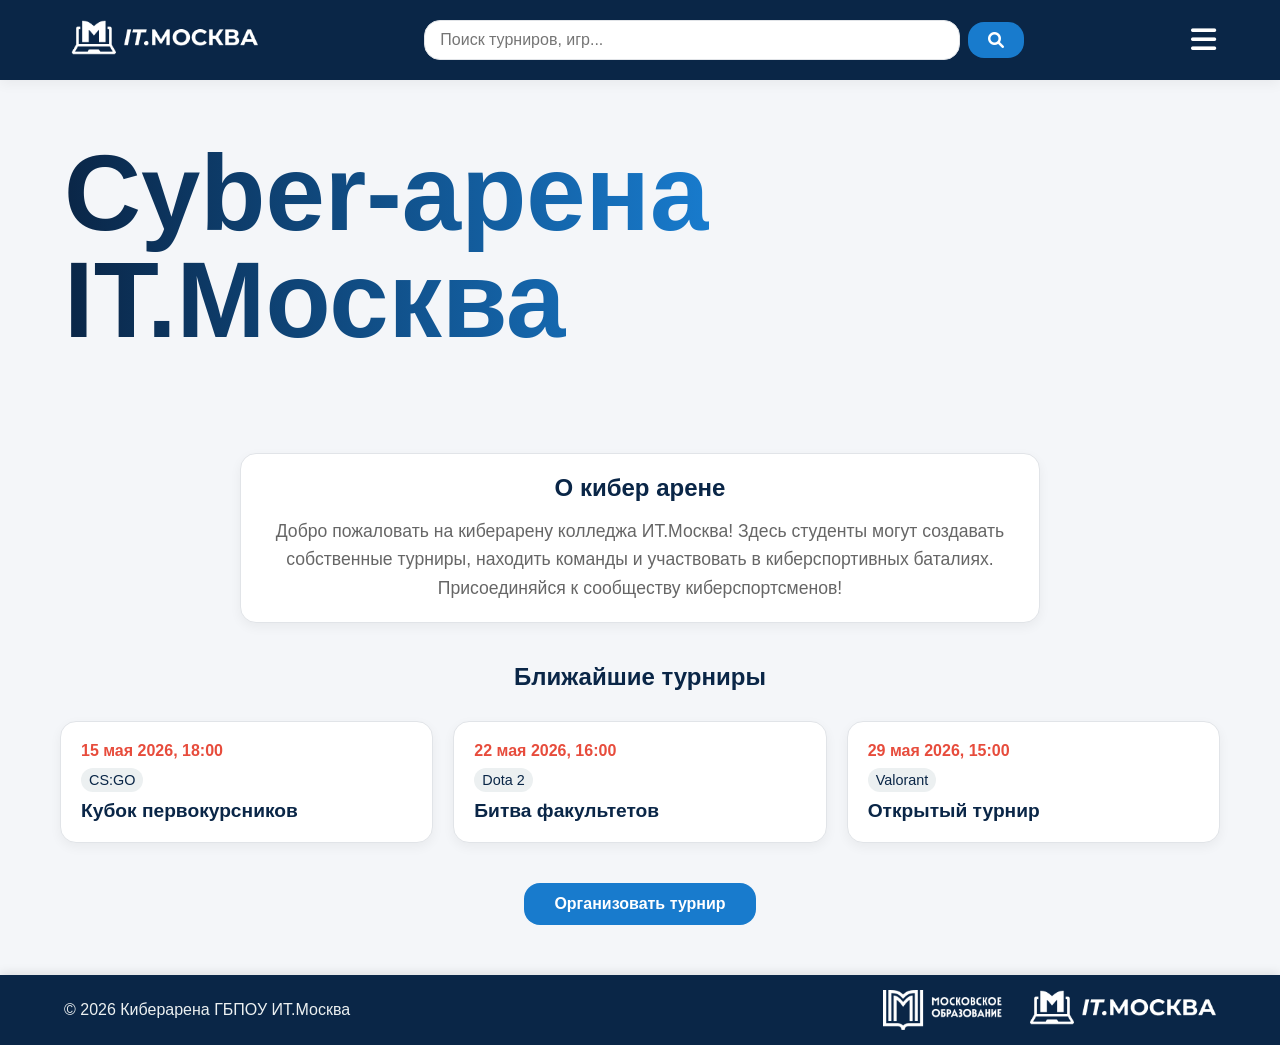
<file: index.html>
<!DOCTYPE html>
<html lang="ru">
<head>
    <meta charset="UTF-8">
    <meta name="viewport" content="width=device-width, initial-scale=1.0">
    <title>Cyber-арена It.Москва</title>
    <link rel="stylesheet" href="https://cdnjs.cloudflare.com/ajax/libs/font-awesome/6.0.0-beta3/css/all.min.css"><link href="https://fonts.googleapis.com/css2?family=Quicksand:wght@400;600;700&display=swap" rel="stylesheet">
    <link rel="stylesheet" href="css/style.css">
   <link href="https://fonts.googleapis.com/css2?family=Quicksand:wght@400;600;700&display=swap" rel="stylesheet">
</head>
<body>
    
    <!-- Шторка меню (скрыта) -->
<div class="menu-overlay" id="menuOverlay">
    <div class="menu-panel">
        <div class="menu-header">
            <div class="profile-icon">
                <i class="fas fa-user-circle"></i>
            </div>
            <button class="close-menu" id="closeMenu"><i class="fas fa-times"></i></button>
        </div>

        <!-- Пункты меню -->
        <nav class="menu-nav">
    <ul>
        <li><a href="booking.html">Бронирование</a></li>
        <li><a href="calendar.html">Календарь занятости</a></li>
        <li><a href="achievements.html">Достижения и прогресс</a></li>
        <li><a href="tournaments.html">Турниры и соревнования</a></li>
        <li><a href="teams.html">Команды</a></li>
        <li><a href="feed.html">Лента событий</a></li>
        <li><a href="economy.html">Валюта</a></li>
    </ul>
</nav>

        <!-- Контакты разработчиков -->
        <div class="menu-contacts">
            <p><i class="fas fa-envelope"></i> orden@gmail.com </p>
                <p><i class="fab fa-telegram"></i> Руководитель проекта: @safonovta</p>
        </div>
    </div>
</div>

    <!-- Основной контент -->
    <div class="page-content">
       <header>
    <div class="logo">
        <img src="images/ItLogo2.png" alt="Киберарена ИТ.Москва">
    </div>
    <div class="search-container">
        <input type="search" placeholder="Поиск турниров, игр..." id="searchInput">
        <button><i class="fas fa-search"></i></button>
    </div>
    <button class="burger" id="burgerBtn">
        <i class="fas fa-bars"></i>
    </button>
</header>
<!-- Блок поиска из main удалён -->

        <main>
           
       <div class="welcome-message">
    <div class="line line1">Cyber-арена</div>
    <div class="line line3">IT.Москва</div>
</div>
            <section class="description">
                <h2>О кибер арене</h2>
                <p>Добро пожаловать на киберарену колледжа ИТ.Москва! Здесь студенты могут создавать собственные турниры, находить команды и участвовать в киберспортивных баталиях. Присоединяйся к сообществу киберспортсменов!</p>
            </section>

            <section class="tournaments">
                <h2>Ближайшие турниры</h2>
                <div class="tournament-list">
                    <div class="tournament-card">
                        <span class="date">15 мая 2026, 18:00</span>
                        <span class="game">CS:GO</span>
                        <span class="title">Кубок первокурсников</span>
                    </div>
                    <div class="tournament-card">
                        <span class="date">22 мая 2026, 16:00</span>
                        <span class="game">Dota 2</span>
                        <span class="title">Битва факультетов</span>
                    </div>
                    <div class="tournament-card">
                        <span class="date">29 мая 2026, 15:00</span>
                        <span class="game">Valorant</span>
                        <span class="title">Открытый турнир</span>
                    </div>
                </div>
            </section>

            <div class="create-tournament-link">
                <a href="create.html" class="btn">Организовать турнир</a>
            </div>
        </main>
</div>



<!-- Контакты разработчиков (внизу) -->
</div>
    <script src="js/script.js"></script>
    <!-- ... (весь предыдущий код до закрывающего </main>) ... -->
    
        </main>
    
        <!-- НИЖНЯЯ ШТОРКА (FOOTER) -->
        <footer class="bottom-bar">
            <div class="footer-content">
                <p>© 2026 Киберарена ГБПОУ ИТ.Москва</p>
                <div class="footer-logo">
                    <img src="images/Group 2131329240.png" alt="Московское образование IT.Москва">
                </div>
            </div>
        </footer>
    
    </div> <!-- закрытие .page-content -->
    
    <script src="js/script.js"></script>
</body>
</html>
</html>
</file>
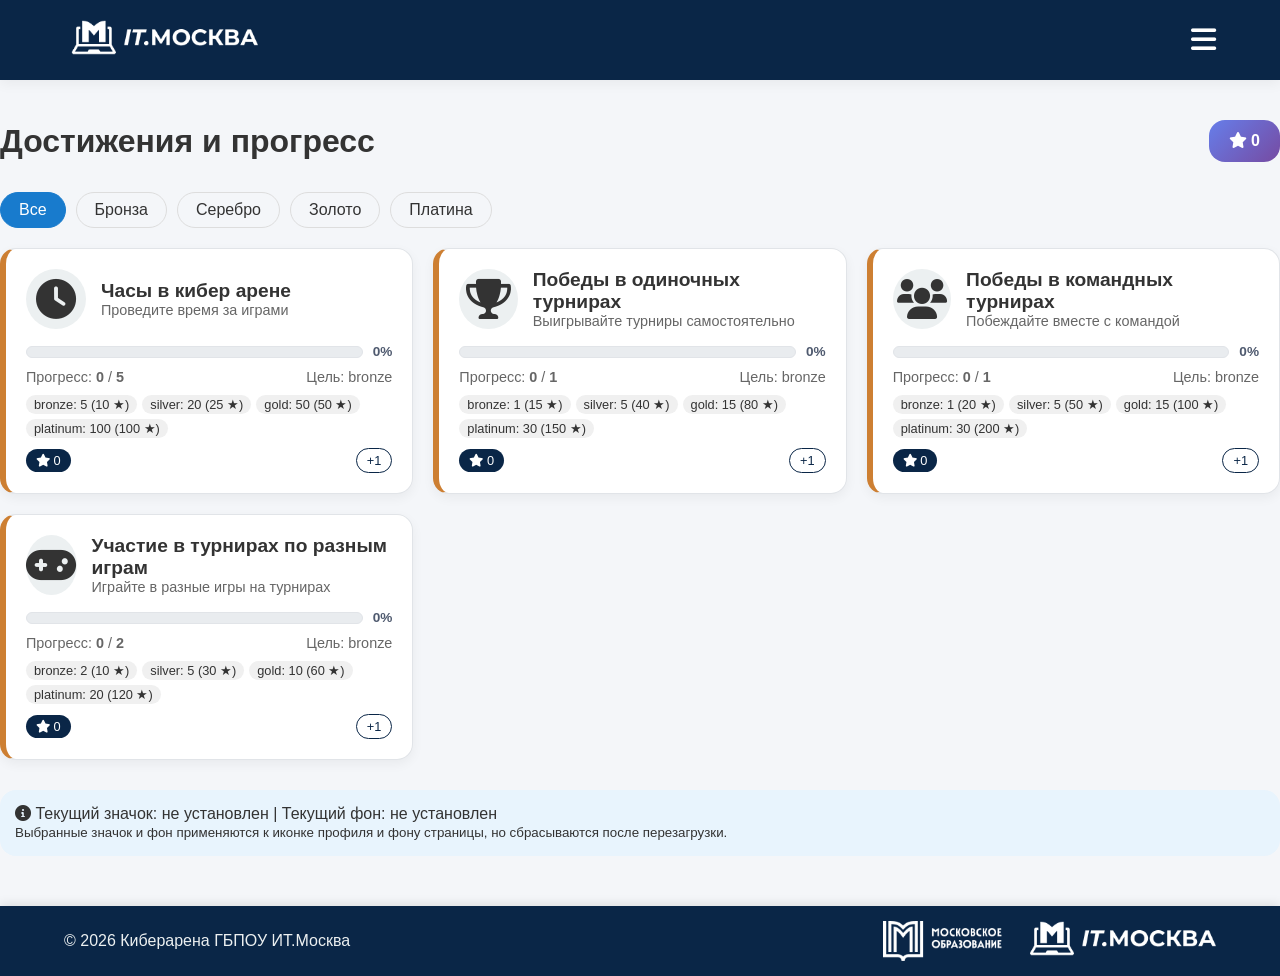
<file: achievements.html>
<!DOCTYPE html>
<html lang="ru">
<head>
    <meta charset="UTF-8">
    <meta name="viewport" content="width=device-width, initial-scale=1.0">
    <title>Достижения и прогресс | Киберарена</title>
    <link rel="stylesheet" href="https://cdnjs.cloudflare.com/ajax/libs/font-awesome/6.0.0-beta3/css/all.min.css">
    <link href="https://fonts.googleapis.com/css2?family=Quicksand:wght@400;600;700&display=swap" rel="stylesheet">
    <link rel="stylesheet" href="css/style.css">
    <style>
        /* Дополнительные стили для страницы достижений (можно перенести в style.css) */
        .achievements-grid {
            display: grid;
            grid-template-columns: repeat(auto-fill, minmax(320px, 1fr));
            gap: 20px;
        }
        .achievement-card {
            background: white;
            border-radius: var(--border-radius);
            padding: 20px;
            box-shadow: var(--shadow);
            border-left: 6px solid #ccc;
            transition: transform 0.2s;
        }
        .achievement-card:hover { transform: translateY(-5px); }
        .achievement-card.bronze { border-left-color: #cd7f32; }
        .achievement-card.silver { border-left-color: #c0c0c0; }
        .achievement-card.gold { border-left-color: #ffd700; }
        .achievement-card.platinum { border-left-color: #b0e0e6; }
        .achievement-card.completed { background: #f0fff0; }
        .progress-bar {
            height: 12px;
            background: #e9ecef;
            border-radius: 20px;
            overflow: hidden;
        }
        .progress-fill {
            height: 100%;
            width: 0%;
            transition: width 0.3s ease;
        }
        .achievement-card.bronze .progress-fill { background: #cd7f32; }
        .achievement-card.silver .progress-fill { background: #c0c0c0; }
        .achievement-card.gold .progress-fill { background: #ffd700; }
        .achievement-card.platinum .progress-fill { background: #b0e0e6; }
        .progress-percent {
            font-size: 0.85rem;
            font-weight: 600;
            color: #4F5A6F;
            white-space: nowrap;
        }
        .progress-container {
            display: flex;
            align-items: center;
            gap: 10px;
        }
        .rating-box {
            background: linear-gradient(135deg, #667eea 0%, #764ba2 100%);
            color: white;
            padding: 12px 20px;
            border-radius: var(--border-radius);
            font-weight: bold;
        }
        .badge-btn {
            background: none;
            border: 1px solid var(--primary-color);
            color: var(--primary-color);
            padding: 4px 10px;
            border-radius: 20px;
            cursor: pointer;
            font-size: 0.8rem;
        }
        .badge-btn:hover { background: var(--primary-color); color: white; }
        .badge-btn.active { background: var(--primary-color); color: white; }
        .filter-btn {
            background: transparent;
            border: 1px solid #ddd;
            padding: 8px 18px;
            border-radius: 40px;
            cursor: pointer;
            transition: 0.2s;
        }
        .filter-btn.active {
            background: var(--secondary-color);
            color: white;
            border-color: var(--secondary-color);
        }
    </style>
</head>
<body>
    <!-- Шторка меню (как в index.html) -->
    <div class="menu-overlay" id="menuOverlay">
        <div class="menu-panel">
            <div class="menu-header">
                <div class="profile-icon"><i class="fas fa-user-circle"></i></div>
                <button class="close-menu" id="closeMenu"><i class="fas fa-times"></i></button>
            </div>
            <nav class="menu-nav">
                <ul>
                    <li><a href="index.html">Главная</a></li>
                    <li><a href="booking.html">Бронирование</a></li>
                    <li><a href="calendar.html">Календарь занятости</a></li>
                    <li><a href="achievements.html">Достижения и прогресс</a></li>
                    <li><a href="tournaments.html">Турниры и соревнования</a></li>
                    <li><a href="teams.html">Команды</a></li>
                    <li><a href="feed.html">Лента событий</a></li>
                    <li><a href="economy.html">Валюта</a></li>
                </ul>
            </nav>
            <div class="menu-contacts">
               <p><i class="fas fa-envelope"></i> orden@gmail.com </p>
                <p><i class="fab fa-telegram"></i> Руководитель проекта: @safonovta</p>
            </div>
        </div>
    </div>

    <div class="page-content">
         <header>
    <div class="logo">
        <img src="images/ItLogo2.png" alt="Киберарена ИТ.Москва">
    </div>
    
    <button class="burger" id="burgerBtn">
        <i class="fas fa-bars"></i>
    </button>
</header>

        <main>
            <div class="achievements-header" style="display: flex; justify-content: space-between; align-items: center; flex-wrap: wrap; margin-bottom: 30px;">
                <h1>Достижения и прогресс</h1>
                <div class="rating-box" id="totalRating">
                    <i class="fas fa-star"></i> <span id="ratingValue">0</span>
                </div>
            </div>

            <!-- Фильтры по уровням -->
            <div class="filter-container" style="margin-bottom: 20px; display: flex; gap: 10px; flex-wrap: wrap;">
                <button class="filter-btn active" data-level="all">Все</button>
                <button class="filter-btn" data-level="bronze">Бронза</button>
                <button class="filter-btn" data-level="silver">Серебро</button>
                <button class="filter-btn" data-level="gold">Золото</button>
                <button class="filter-btn" data-level="platinum">Платина</button>
            </div>

            <!-- Контейнер достижений -->
            <div id="achievementsContainer" class="achievements-grid"></div>

            <!-- Информация о настройках профиля (сбрасывается при перезагрузке) -->
            <div class="profile-info" style="margin-top: 30px; padding: 15px; background: #e8f4fd; border-radius: var(--border-radius);">
                <p><i class="fas fa-info-circle"></i> Текущий значок: <span id="currentBadge">не установлен</span> | Текущий фон: <span id="currentBackground">не установлен</span></p>
                <p><small>Выбранные значок и фон применяются к иконке профиля и фону страницы, но сбрасываются после перезагрузки.</small></p>
            </div>
        </main>

        <!-- Нижняя шторка -->
        <footer class="bottom-bar">
            <div class="footer-content">
                <p>© 2026 Киберарена ГБПОУ ИТ.Москва</p>
                <div class="footer-logo">
                    <img src="images/Group 2131329240.png" alt="Московское образование IT.Москва">
                </div>
            </div>
        </footer>
    </div>

    <script src="js/script.js"></script>
    <script>
        (function() {
            // Определение достижений (неизменны)
            const achievements = [
                {
                    id: 1,
                    title: 'Часы в кибер арене',
                    desc: 'Проведите время за играми',
                    icon: 'fa-solid fa-clock',
                    type: 'hours',
                    levels: [
                        { level: 'bronze', target: 5, rating: 10 },
                        { level: 'silver', target: 20, rating: 25 },
                        { level: 'gold', target: 50, rating: 50 },
                        { level: 'platinum', target: 100, rating: 100 }
                    ]
                },
                {
                    id: 2,
                    title: 'Победы в одиночных турнирах',
                    desc: 'Выигрывайте турниры самостоятельно',
                    icon: 'fa-solid fa-trophy',
                    type: 'solo_wins',
                    levels: [
                        { level: 'bronze', target: 1, rating: 15 },
                        { level: 'silver', target: 5, rating: 40 },
                        { level: 'gold', target: 15, rating: 80 },
                        { level: 'platinum', target: 30, rating: 150 }
                    ]
                },
                {
                    id: 3,
                    title: 'Победы в командных турнирах',
                    desc: 'Побеждайте вместе с командой',
                    icon: 'fa-solid fa-users',
                    type: 'team_wins',
                    levels: [
                        { level: 'bronze', target: 1, rating: 20 },
                        { level: 'silver', target: 5, rating: 50 },
                        { level: 'gold', target: 15, rating: 100 },
                        { level: 'platinum', target: 30, rating: 200 }
                    ]
                },
                {
                    id: 4,
                    title: 'Участие в турнирах по разным играм',
                    desc: 'Играйте в разные игры на турнирах',
                    icon: 'fa-solid fa-gamepad',
                    type: 'games_participated',
                    levels: [
                        { level: 'bronze', target: 2, rating: 10 },
                        { level: 'silver', target: 5, rating: 30 },
                        { level: 'gold', target: 10, rating: 60 },
                        { level: 'platinum', target: 20, rating: 120 }
                    ]
                }
            ];

            // Инициализация данных пользователя: всё с нуля при каждой загрузке
            let userData = {
                rating: 0,
                equippedBadge: null,
                equippedBackground: null,
                progress: { hours: 0, solo_wins: 0, team_wins: 0, games_participated: 0 }
            };

            // Функции для работы с данными (без сохранения в localStorage)
            function getProgress(type) {
                return userData.progress[type] || 0;
            }

            function getCurrentLevel(ach) {
                const val = getProgress(ach.type);
                for (let i = ach.levels.length - 1; i >= 0; i--) {
                    if (val >= ach.levels[i].target) return ach.levels[i];
                }
                return null;
            }

            function getNextLevel(ach) {
                const val = getProgress(ach.type);
                return ach.levels.find(l => l.target > val) || ach.levels[ach.levels.length - 1];
            }

            function calculateRating() {
                let total = 0;
                achievements.forEach(ach => {
                    const level = getCurrentLevel(ach);
                    if (level) total += level.rating;
                });
                userData.rating = total;
                return total;
            }

            function increaseProgress(type) {
                userData.progress[type] = (userData.progress[type] || 0) + 1;
                calculateRating();
                renderAchievements();
                applyProfileSettings();
            }

            function applyProfileSettings() {
                const pageContent = document.querySelector('.page-content');
                pageContent.style.background = userData.equippedBackground || '';
                const profileIcon = document.querySelector('.profile-icon i');
                if (profileIcon) profileIcon.style.color = userData.equippedBadge || '';
                document.getElementById('currentBadge').innerText = userData.equippedBadge ? 'установлен' : 'не установлен';
                document.getElementById('currentBackground').innerText = userData.equippedBackground ? 'установлен' : 'не установлен';
                document.getElementById('ratingValue').innerText = userData.rating;
            }

            function renderAchievements() {
                const container = document.getElementById('achievementsContainer');
                container.innerHTML = '';

                achievements.forEach(ach => {
                    const currentVal = getProgress(ach.type);
                    const currentLevel = getCurrentLevel(ach);
                    const nextLevel = getNextLevel(ach);
                    const levelClass = currentLevel ? currentLevel.level : 'bronze';
                    const progressPercent = nextLevel ? Math.min(100, (currentVal / nextLevel.target) * 100) : 100;
                    const percentText = nextLevel ? Math.round(progressPercent) + '%' : '100%';
                    const completed = currentLevel !== null;

                    const card = document.createElement('div');
                    card.className = `achievement-card ${levelClass} ${completed ? 'completed' : ''}`;
                    card.innerHTML = `
                        <div class="achievement-header" style="display: flex; align-items: center; gap: 15px; margin-bottom: 15px;">
                            <div class="achievement-icon" style="font-size: 2.5rem; width: 60px; height: 60px; background: var(--light-gray); border-radius: 50%; display: flex; align-items: center; justify-content: center;">
                                <i class="fas ${ach.icon}"></i>
                            </div>
                            <div>
                                <div class="achievement-title" style="font-size: 1.2rem; font-weight: 600;">${ach.title}</div>
                                <div class="achievement-desc" style="color: #666; font-size: 0.9rem;">${ach.desc}</div>
                            </div>
                        </div>
                        <div class="progress-container" style="display: flex; align-items: center; gap: 10px;">
                            <div class="progress-bar" style="flex: 1;"><div class="progress-fill" style="width: ${progressPercent}%;"></div></div>
                            <span class="progress-percent">${percentText}</span>
                        </div>
                        <div style="display: flex; justify-content: space-between; font-size: 0.9rem; color: #666; margin: 10px 0;">
                            <span>Прогресс: <strong>${currentVal}</strong> / <strong>${nextLevel ? nextLevel.target : '—'}</strong></span>
                            <span>Цель: ${nextLevel ? nextLevel.level : 'max'}</span>
                        </div>
                        <div class="level-badges" style="display: flex; flex-wrap: wrap; gap: 5px; margin: 10px 0;">
                            ${ach.levels.map(lvl => `
                                <span class="level-badge" style="background: ${currentVal >= lvl.target ? 'var(--secondary-color)' : '#f0f0f0'}; color: ${currentVal >= lvl.target ? 'white' : '#333'}; padding: 2px 8px; border-radius: 20px; font-size: 0.8rem;">
                                    ${lvl.level}: ${lvl.target} (${lvl.rating} ★)
                                </span>
                            `).join('')}
                        </div>
                        <div class="achievement-footer" style="display: flex; justify-content: space-between; align-items: center;">
                            <span class="achievement-rating" style="background: var(--primary-color); color: white; padding: 4px 10px; border-radius: 20px; font-size: 0.8rem;">
                                <i class="fas fa-star"></i> ${currentLevel ? currentLevel.rating : 0}
                            </span>
                            <div class="achievement-actions" style="display: flex; gap: 10px;">
                                ${completed ? `
                                    <button class="badge-btn ${userData.equippedBadge === 'badge-'+ach.id ? 'active' : ''}" data-action="badge" data-id="${ach.id}">Значок</button>
                                    <button class="badge-btn ${userData.equippedBackground === 'bg-'+ach.id ? 'active' : ''}" data-action="bg" data-id="${ach.id}" data-level="${levelClass}">Фон</button>
                                ` : ''}
                                <button class="badge-btn" data-action="increase" data-type="${ach.type}">+1</button>
                            </div>
                        </div>
                    `;
                    container.appendChild(card);
                });

                // Обработчики кнопок
                document.querySelectorAll('.badge-btn').forEach(btn => {
                    btn.addEventListener('click', (e) => {
                        e.stopPropagation();
                        const action = btn.dataset.action;
                        if (action === 'increase') {
                            increaseProgress(btn.dataset.type);
                        } else if (action === 'badge') {
                            const id = btn.dataset.id;
                            const badgeKey = 'badge-'+id;
                            userData.equippedBadge = userData.equippedBadge === badgeKey ? null : badgeKey;
                            applyProfileSettings();
                            renderAchievements(); // перерисовка для обновления active-класса
                        } else if (action === 'bg') {
                            const id = btn.dataset.id;
                            const level = btn.dataset.level;
                            const bgKey = 'bg-'+id;
                            if (userData.equippedBackground === bgKey) {
                                userData.equippedBackground = null;
                            } else {
                                let bgColor = '';
                                if (level === 'bronze') bgColor = 'linear-gradient(145deg, #f3e9d2, #cd7f32)';
                                else if (level === 'silver') bgColor = 'linear-gradient(145deg, #f0f0f0, #a0a0a0)';
                                else if (level === 'gold') bgColor = 'linear-gradient(145deg, #fff2b5, #ffd700)';
                                else if (level === 'platinum') bgColor = 'linear-gradient(145deg, #e8f0f8, #b0c4de)';
                                userData.equippedBackground = bgColor;
                            }
                            applyProfileSettings();
                            renderAchievements();
                        }
                    });
                });
            }

            // Фильтрация по уровню
            document.querySelectorAll('.filter-btn').forEach(btn => {
                btn.addEventListener('click', function() {
                    document.querySelectorAll('.filter-btn').forEach(b => b.classList.remove('active'));
                    this.classList.add('active');
                    const level = this.dataset.level;
                    document.querySelectorAll('.achievement-card').forEach(card => {
                        card.style.display = (level === 'all' || card.classList.contains(level)) ? 'block' : 'none';
                    });
                });
            });

            // Инициализация
            calculateRating();
            renderAchievements();
            applyProfileSettings();
        })();
    </script>
</body>
</html>
</file>
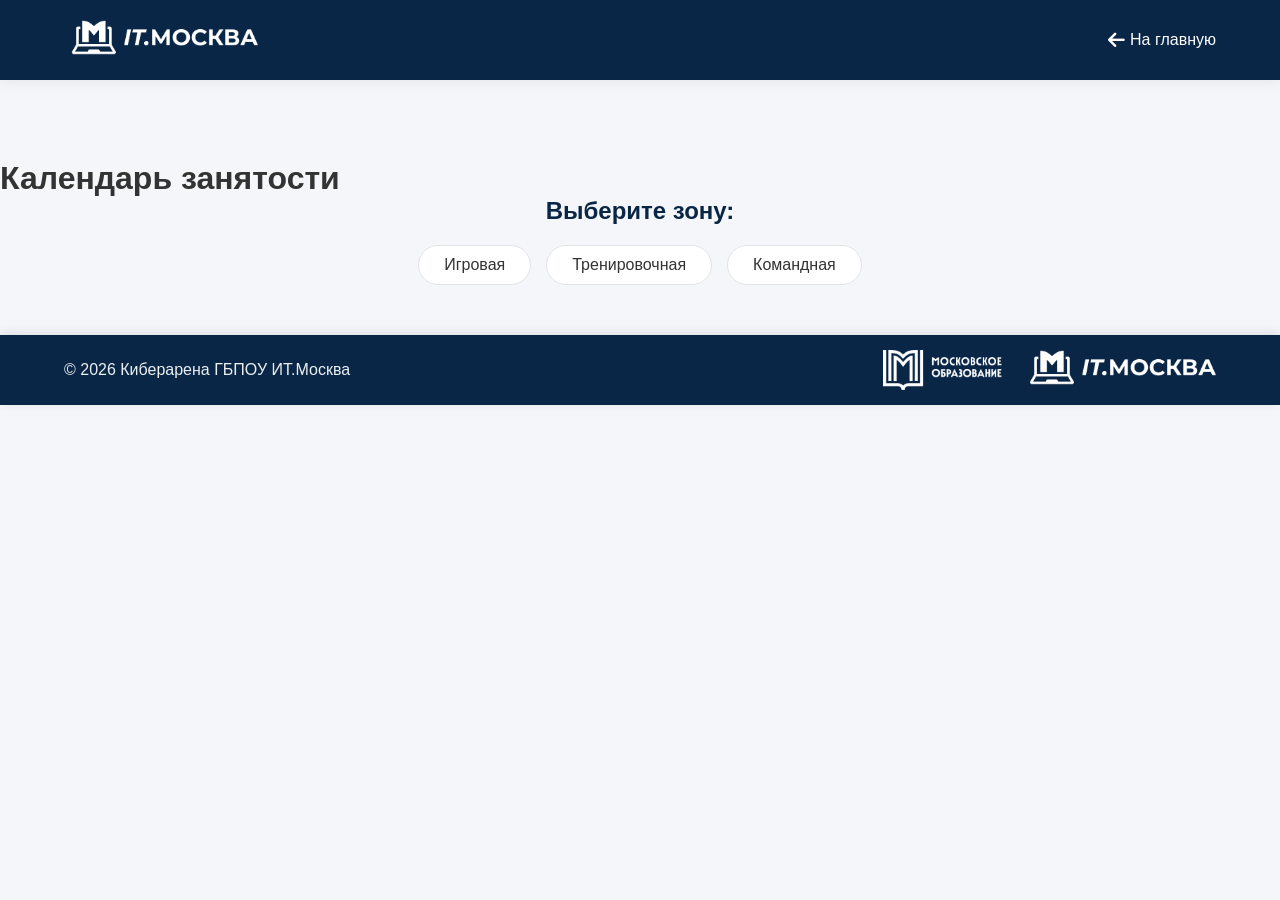
<file: calendar.html>
<!DOCTYPE html>
<html lang="ru">
<head>
    <meta charset="UTF-8">
    <meta name="viewport" content="width=device-width, initial-scale=1.0">
    <title>Календарь занятости | Киберарена</title>
    <link rel="stylesheet" href="https://cdnjs.cloudflare.com/ajax/libs/font-awesome/6.0.0-beta3/css/all.min.css">
    <link rel="stylesheet" href="css/style.css">
</head>
<body>
    <!-- Шторка меню (копия из index.html) -->
    <div class="menu-overlay" id="menuOverlay">
        <div class="menu-panel">
            <div class="menu-header">
                <div class="profile-icon"><i class="fas fa-user-circle"></i></div>
                <button class="close-menu" id="closeMenu"><i class="fas fa-times"></i></button>
            </div>
            <nav class="menu-nav">
                <ul>
                    <li><a href="index.html">Главная</a></li>
                    <li><a href="booking.html">Бронирование</a></li>
                    <li><a href="calendar.html">Календарь занятости</a></li>
                    <li><a href="achievements.html">Достижения и прогресс</a></li>
                    <li><a href="tournaments.html">Турниры и соревнования</a></li>
                    <li><a href="teams.html">Команды</a></li>
                    <li><a href="feed.html">Лента событий</a></li>
                    <li><a href="economy.html">Валюта</a></li>
                </ul>
            </nav>
            <div class="menu-contacts">
                <p><i class="fas fa-envelope"></i> orden@gmail.com </p>
                <p><i class="fab fa-telegram"></i> Руководитель проекта: @safonovta</p>
            </div>
        </div>
    </div>

    <div class="page-content">
       <header>
         <div class="logo">
        <img src="images/ItLogo2.png" alt="Киберарена ИТ.Москва">
    </div>
        <a href="index.html" class="back-link"><i class="fas fa-arrow-left"></i> На главную</a>
    </header>

        <main>
            <main>
    <h1>Календарь занятости</h1>

    <!-- Шаг 1: выбор зоны -->
    <div id="step1">
        <p class="zone-prompt">Выберите зону:</p>
        <div class="filter-bar" id="zoneTypeButtons">
            <button class="filter-btn" data-type="gaming">Игровая</button>
            <button class="filter-btn" data-type="training">Тренировочная</button>
            <button class="filter-btn" data-type="team">Командная</button>
        </div>
    </div>

    <!-- Шаг 2: выбор времени и устройства (изначально скрыт) -->
    <div id="step2" style="display: none;">
    <p class="zone-prompt">Выберите время и устройство:</p>
    
    <!-- Переключатель типа устройства -->
    <div class="device-switch" style="display: flex; gap: 20px; justify-content: center; margin-bottom: 30px;">
        <label class="device-option">
            <input type="radio" name="device" value="pc" checked> <i class="fas fa-keyboard"></i> ПК
        </label>
        <label class="device-option">
            <input type="radio" name="device" value="console"> <i class="fas fa-gamepad"></i> Консоль
        </label>
    </div>

    <!-- Выбор даты -->
    <div style="text-align: center; margin-bottom: 20px;">
    <div class="date-picker-wrapper">
        <label for="bookingDate">Выберите дату:</label>
        <input type="date" id="bookingDate">
    </div>
</div>

    <!-- Динамические подсказки -->
    <div id="timeSelectionPrompt" style="text-align: center; color: #000000; font-weight: 500; margin-bottom: 20px; background: rgba(255,255,255,0.1); padding: 10px; border-radius: 50px;">
        👇 Выберите время начала
    </div>

    <!-- Сетка времени для выбранной зоны -->
    <div id="timeSlots" class="time-grid"></div>

    <!-- Кнопки управления -->
    <div style="display: flex; gap: 15px; justify-content: center; margin-top: 30px;">
        <button class="btn btn-outline" id="resetSelection" style="display: none;"><i class="fas fa-undo"></i> Сбросить выбор</button>
        <button class="btn btn-success" id="confirmBookingBtn" style="display: none; background: linear-gradient(45deg, #28a745, #218838);"><i class="fas fa-check"></i> Подтвердить бронирование</button>
        <button class="btn btn-outline" id="backToZones"><i class="fas fa-arrow-left"></i> Назад к выбору зоны</button>
    </div>
</div>

</main>
        </main>

        <!-- Нижняя шторка с логотипом -->
        <footer class="bottom-bar">
            <div class="footer-content">
                <p>© 2026 Киберарена ГБПОУ ИТ.Москва</p>
                <div class="footer-logo">
                    <img src="images/Group 2131329240.png" alt="Московское образование IT.Москва">
                </div>
            </div>
        </footer>
    </div>

    <script src="js/script.js"></script>
    <script src="js/storage.js"></script>
    <script src="js/calendar.js"></script>
</body>
</html>
</file>
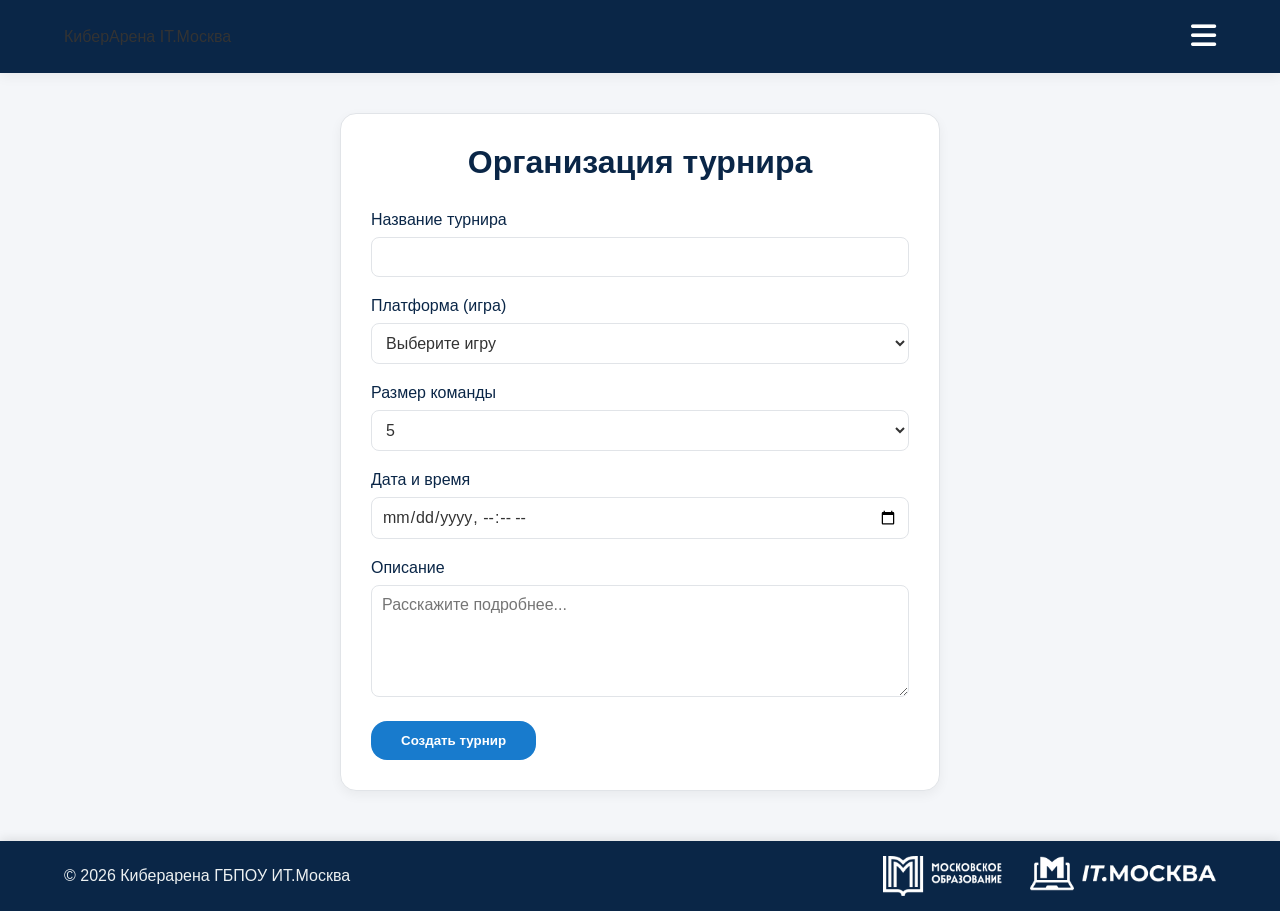
<file: create.html>
<!DOCTYPE html>
<html lang="ru">
<head>
    <meta charset="UTF-8">
    <meta name="viewport" content="width=device-width, initial-scale=1.0">
    <title>Создание турнира | Киберарена</title>
    <link rel="stylesheet" href="https://cdnjs.cloudflare.com/ajax/libs/font-awesome/6.0.0-beta3/css/all.min.css">
    <link href="https://fonts.googleapis.com/css2?family=Quicksand:wght@400;600;700&display=swap" rel="stylesheet">
    <link rel="stylesheet" href="css/style.css">
</head>
<body>
    <!-- Шторка меню (как в index.html) -->
    <div class="menu-overlay" id="menuOverlay">
        <div class="menu-panel">
            <div class="menu-header">
                <div class="profile-icon"><i class="fas fa-user-circle"></i></div>
                <button class="close-menu" id="closeMenu"><i class="fas fa-times"></i></button>
            </div>
            <nav class="menu-nav">
                <ul>
                    <li><a href="index.html">Главная</a></li>
                    <li><a href="booking.html">Бронирование</a></li>
                    <li><a href="calendar.html">Календарь занятости</a></li>
                    <li><a href="achievements.html">Достижения и прогресс</a></li>
                    <li><a href="tournaments.html">Турниры и соревнования</a></li>
                    <li><a href="teams.html">Команды</a></li>
                    <li><a href="feed.html">Лента событий</a></li>
                </ul>
            </nav>
            <div class="menu-contacts">
                <p><i class="fas fa-envelope"></i> dev@itcollege.ru</p>
                <p><i class="fas fa-phone"></i> +7 (495) 123-45-67</p>
                <p><i class="fab fa-telegram"></i> @cyberarena_dev</p>
            </div>
        </div>
    </div>

    <div class="page-content">
        <header>
            <div class="logo">КиберАрена IT.Москва</div>
            <button class="burger" id="burgerBtn"><i class="fas fa-bars"></i></button>
        </header>

        <main class="create-page">
            <h1>Организация турнира</h1>
            <form id="tournamentForm">
                <div class="form-group">
                    <label for="name">Название турнира</label>
                    <input type="text" id="name" required>
                </div>
                <div class="form-group">
                    <label for="game">Платформа (игра)</label>
                    <select id="game" required>
                        <option value="">Выберите игру</option>
                        <option value="CS:GO">CS:GO</option>
                        <option value="Dota 2">Dota 2</option>
                        <option value="Valorant">Valorant</option>
                        <option value="League of Legends">League of Legends</option>
                    </select>
                </div>
                <div class="form-group">
                    <label for="teamSize">Размер команды</label>
                    <select id="teamSize" required>
                        <option value="1">1 (индивидуальный)</option>
                        <option value="2">2</option>
                        <option value="3">3</option>
                        <option value="5" selected>5</option>
                    </select>
                </div>
                <div class="form-group">
                    <label for="date">Дата и время</label>
                    <input type="datetime-local" id="date" required>
                </div>
                <div class="form-group">
                    <label for="description">Описание</label>
                    <textarea id="description" rows="5" placeholder="Расскажите подробнее..."></textarea>
                </div>
                <button type="submit" class="btn">Создать турнир</button>
            </form>
        </main>

        <!-- Нижняя шторка -->
        <footer class="bottom-bar">
            <div class="footer-content">
                <p>© 2026 Киберарена ГБПОУ ИТ.Москва</p>
                <div class="footer-logo">
                    <img src="images/Group 2131329240.png" alt="Московское образование IT.Москва">
                </div>
            </div>
        </footer>
    </div>

    <script src="js/script.js"></script>
    <script>
        document.getElementById('tournamentForm').addEventListener('submit', (e) => {
            e.preventDefault();
            const name = document.getElementById('name').value.trim();
            const game = document.getElementById('game').value;
            const teamSize = parseInt(document.getElementById('teamSize').value);
            const date = document.getElementById('date').value;
            const description = document.getElementById('description').value.trim();
            if (!name || !game || !date) {
                alert('Заполните все обязательные поля');
                return;
            }
            const newTournament = {
                id: Date.now(),
                name,
                game,
                teamSize,
                date,
                description,
                teams: [],
                bracket: []
            };
            let tournaments = JSON.parse(localStorage.getItem('tournaments')) || [];
            tournaments.push(newTournament);
            localStorage.setItem('tournaments', JSON.stringify(tournaments));
            alert('Турнир создан!');
            window.location.href = 'tournaments.html';
        });
    </script>
</body>
</html>
</file>
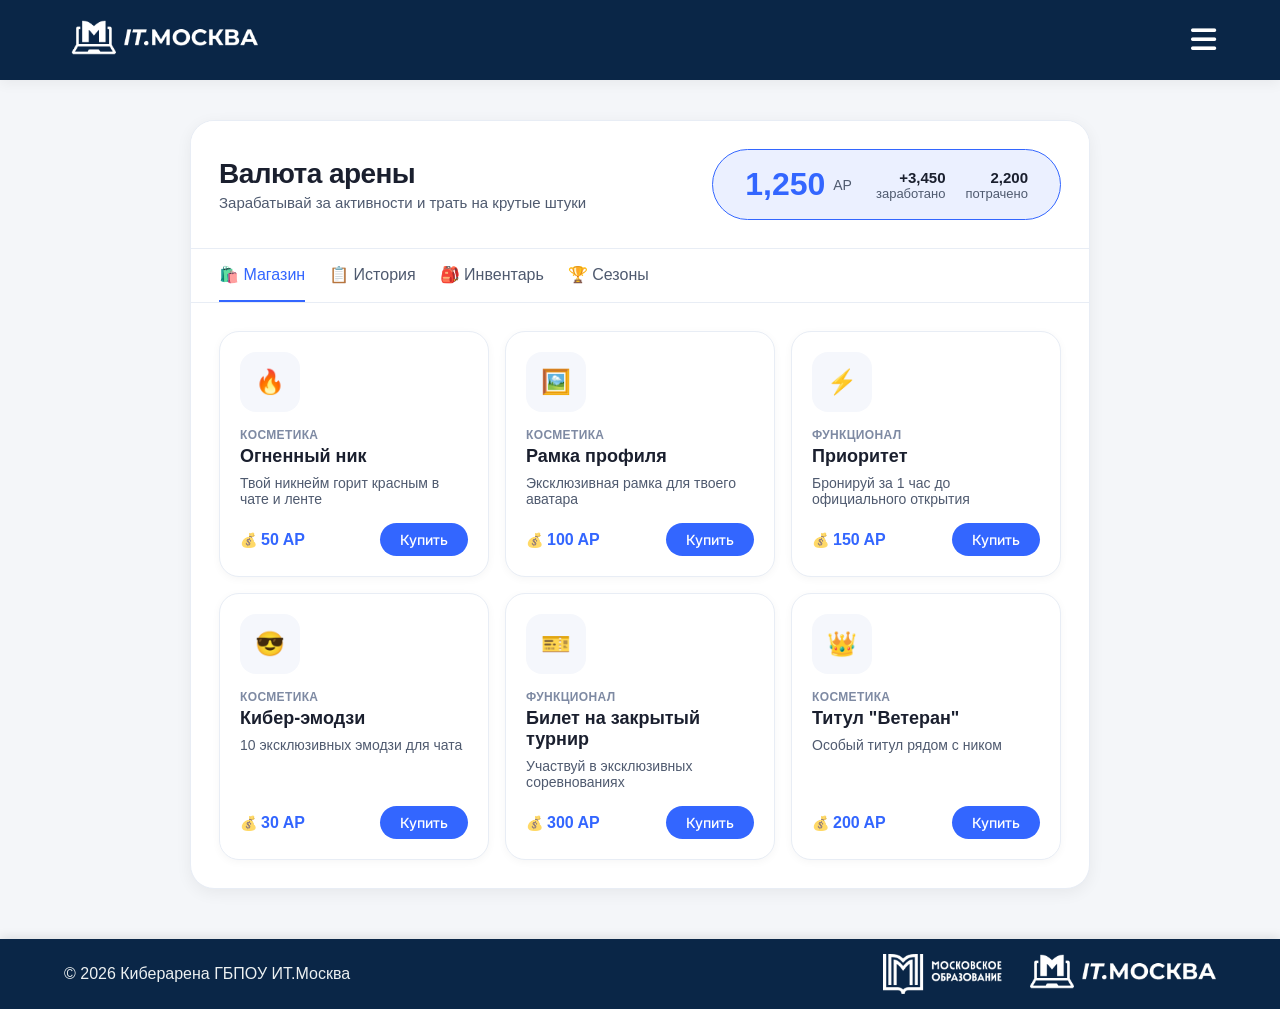
<file: economy.html>
<!DOCTYPE html>
<html lang="ru">
<head>
    <meta charset="UTF-8">
    <meta name="viewport" content="width=device-width, initial-scale=1.0">
    <title>Валюта | Киберарена</title>
    <!-- Подключение Font Awesome (используется в меню и подвале) -->
    <link rel="stylesheet" href="https://cdnjs.cloudflare.com/ajax/libs/font-awesome/6.0.0-beta3/css/all.min.css">
    <!-- Основные стили сайта (предполагается, что файл существует) -->
    <link rel="stylesheet" href="css/style.css">
    <!-- Стили модуля экономики (взяты из economy.html) -->
    <style>
        /* ============================================ */
        /* CSS для модуля Экономики - СВЕТЛЫЙ СТИЛЬ */
        /* ============================================ */

        @import url('https://fonts.googleapis.com/css2?family=Inter:wght@400;500;600;700&display=swap');

        /* -------------------------------------------- */
        /* Переменные */
        /* -------------------------------------------- */
        :root {
            --bg-primary: #F8FAFE;
            --bg-container: #FFFFFF;
            --bg-card: #FFFFFF;
            --bg-hover: #F5F7FC;
            --border-light: #E8EDF5;
            --border-hover: #D0D9E8;
            
            --text-primary: #1A1F2E;
            --text-secondary: #4F5A6F;
            --text-muted: #7E8AA3;
            
            --accent-blue: #3366FF;
            --accent-blue-light: #EBF0FF;
            --accent-green: #3ABF7E;
            --accent-green-light: #E6F7EE;
            --accent-gold: #FFB800;
            --accent-gold-light: #FFF9E6;
            
            --shadow-sm: 0 2px 8px rgba(0, 0, 0, 0.04);
            --shadow-md: 0 4px 16px rgba(0, 0, 0, 0.06);
        }

        /* Навигация между модулями (как на фото) */
        .nav-tabs {
            max-width: 900px;
            margin: 0 auto 20px;
            display: flex;
            gap: 8px;
            background: white;
            padding: 6px;
            border-radius: 60px;
            border: 1px solid var(--border-light);
            width: fit-content;
        }

        .nav-tab {
            padding: 10px 24px;
            border-radius: 40px;
            font-size: 15px;
            font-weight: 500;
            color: var(--text-secondary);
            cursor: pointer;
            transition: all 0.2s ease;
            background: transparent;
            border: none;
            font-family: 'Inter', sans-serif;
        }

        .nav-tab:hover {
            color: var(--text-primary);
            background: var(--bg-hover);
        }

        .nav-tab.active {
            background: var(--accent-blue);
            color: white;
        }

        /* Основной контейнер экономики */
        .economy-container {
            max-width: 900px;
            width: 100%;
            margin: 0 auto;
            background: var(--bg-container);
            border-radius: 24px;
            border: 1px solid var(--border-light);
            overflow: hidden;
            box-shadow: var(--shadow-md);
        }

        /* Шапка с балансом */
        .balance-header {
            padding: 28px;
            background: white;
            border-bottom: 1px solid var(--border-light);
            display: flex;
            justify-content: space-between;
            align-items: center;
            flex-wrap: wrap;
            gap: 20px;
        }

        .balance-info h1 {
            font-size: 28px;
            font-weight: 600;
            color: var(--text-primary);
            letter-spacing: -0.02em;
            margin-bottom: 4px;
        }

        .balance-info p {
            color: var(--text-secondary);
            font-size: 15px;
        }

        .balance-card {
            background: var(--accent-blue-light);
            border: 1px solid var(--accent-blue);
            border-radius: 60px;
            padding: 16px 32px;
            display: flex;
            align-items: center;
            gap: 24px;
            flex-wrap: wrap;
        }

        .balance-amount {
            display: flex;
            align-items: center;
            gap: 8px;
        }

        .balance-amount span {
            font-size: 32px;
            font-weight: 700;
            color: var(--accent-blue);
        }

        .balance-amount small {
            font-size: 14px;
            color: var(--text-secondary);
            font-weight: 400;
        }

        .balance-stats {
            display: flex;
            gap: 20px;
            color: var(--text-secondary);
            font-size: 13px;
        }

        .balance-stats div {
            display: flex;
            flex-direction: column;
            align-items: flex-end;
        }

        .balance-stats strong {
            color: var(--text-primary);
            font-size: 15px;
        }

        /* Вкладки внутри модуля */
        .section-tabs {
            padding: 0 28px;
            border-bottom: 1px solid var(--border-light);
            display: flex;
            gap: 24px;
        }

        .section-tab {
            padding: 16px 0;
            font-size: 16px;
            font-weight: 500;
            color: var(--text-secondary);
            cursor: pointer;
            border-bottom: 2px solid transparent;
            transition: all 0.2s ease;
        }

        .section-tab:hover {
            color: var(--text-primary);
        }

        .section-tab.active {
            color: var(--accent-blue);
            border-bottom-color: var(--accent-blue);
        }

        /* Секции контента */
        .section-content {
            padding: 28px;
        }

        /* === МАГАЗИН === */
        .shop-grid {
            display: grid;
            grid-template-columns: repeat(auto-fill, minmax(260px, 1fr));
            gap: 16px;
        }

        .shop-item {
            background: var(--bg-card);
            border: 1px solid var(--border-light);
            border-radius: 20px;
            padding: 20px;
            transition: all 0.2s ease;
            box-shadow: var(--shadow-sm);
            display: flex;
            flex-direction: column;
        }

        .shop-item:hover {
            border-color: var(--border-hover);
            box-shadow: var(--shadow-md);
            transform: translateY(-2px);
        }

        .item-preview {
            width: 60px;
            height: 60px;
            background: var(--bg-hover);
            border-radius: 16px;
            margin-bottom: 16px;
            display: flex;
            align-items: center;
            justify-content: center;
            font-size: 24px;
        }

        .item-category {
            font-size: 12px;
            font-weight: 600;
            text-transform: uppercase;
            color: var(--text-muted);
            letter-spacing: 0.03em;
            margin-bottom: 4px;
        }

        .item-name {
            font-size: 18px;
            font-weight: 600;
            color: var(--text-primary);
            margin-bottom: 8px;
        }

        .item-description {
            color: var(--text-secondary);
            font-size: 14px;
            margin-bottom: 16px;
            flex: 1;
        }

        .item-footer {
            display: flex;
            justify-content: space-between;
            align-items: center;
            margin-top: auto;
        }

        .item-price {
            display: flex;
            align-items: center;
            gap: 4px;
            font-weight: 600;
            color: var(--accent-blue);
        }

        .item-price::before {
            content: "💰";
            font-size: 14px;
            opacity: 0.7;
        }

        .buy-btn {
            background: var(--accent-blue);
            color: white;
            border: none;
            padding: 8px 20px;
            border-radius: 40px;
            font-size: 14px;
            font-weight: 500;
            cursor: pointer;
            transition: all 0.2s ease;
            font-family: 'Inter', sans-serif;
        }

        .buy-btn:hover {
            background: #2952CC;
            transform: scale(1.05);
        }

        .buy-btn:disabled {
            background: var(--border-light);
            color: var(--text-muted);
            cursor: not-allowed;
            transform: none;
        }

        /* === ИСТОРИЯ ТРАНЗАКЦИЙ === */
        .transactions-list {
            display: flex;
            flex-direction: column;
            gap: 12px;
        }

        .transaction-item {
            background: var(--bg-card);
            border: 1px solid var(--border-light);
            border-radius: 16px;
            padding: 16px;
            display: flex;
            justify-content: space-between;
            align-items: center;
            flex-wrap: wrap;
            gap: 15px;
        }

        .transaction-left {
            display: flex;
            align-items: center;
            gap: 16px;
        }

        .transaction-icon {
            width: 48px;
            height: 48px;
            background: var(--bg-hover);
            border-radius: 50%;
            display: flex;
            align-items: center;
            justify-content: center;
            font-size: 20px;
        }

        .transaction-icon.earn {
            background: var(--accent-green-light);
            color: var(--accent-green);
        }

        .transaction-icon.spend {
            background: var(--accent-blue-light);
            color: var(--accent-blue);
        }

        .transaction-details h4 {
            font-size: 16px;
            font-weight: 600;
            margin-bottom: 4px;
        }

        .transaction-details p {
            color: var(--text-secondary);
            font-size: 13px;
        }

        .transaction-right {
            text-align: right;
        }

        .transaction-amount {
            font-size: 18px;
            font-weight: 700;
        }

        .transaction-amount.positive {
            color: var(--accent-green);
        }

        .transaction-amount.negative {
            color: var(--accent-blue);
        }

        .transaction-date {
            color: var(--text-muted);
            font-size: 12px;
            margin-top: 4px;
        }

        /* === ИНВЕНТАРЬ === */
        .inventory-grid {
            display: grid;
            grid-template-columns: repeat(auto-fill, minmax(200px, 1fr));
            gap: 16px;
        }

        .inventory-item {
            background: var(--bg-card);
            border: 1px solid var(--border-light);
            border-radius: 16px;
            padding: 16px;
            position: relative;
        }

        .inventory-item.equipped {
            border-color: var(--accent-blue);
            background: var(--accent-blue-light);
        }

        .inventory-badge {
            position: absolute;
            top: 12px;
            right: 12px;
            background: var(--accent-blue);
            color: white;
            font-size: 10px;
            padding: 2px 8px;
            border-radius: 20px;
            text-transform: uppercase;
        }

        .inventory-preview {
            width: 48px;
            height: 48px;
            background: white;
            border-radius: 12px;
            margin-bottom: 12px;
            display: flex;
            align-items: center;
            justify-content: center;
            font-size: 20px;
        }

        .inventory-name {
            font-weight: 600;
            margin-bottom: 8px;
        }

        .inventory-actions {
            display: flex;
            gap: 8px;
            margin-top: 12px;
        }

        .equip-btn {
            flex: 1;
            padding: 6px;
            border: 1px solid var(--border-light);
            background: white;
            border-radius: 30px;
            font-size: 12px;
            cursor: pointer;
            transition: all 0.2s ease;
        }

        .equip-btn:hover {
            background: var(--bg-hover);
        }

        .equip-btn.equipped {
            background: var(--accent-blue);
            border-color: var(--accent-blue);
            color: white;
        }

        /* === СЕЗОНЫ === */
        .season-card {
            background: var(--bg-card);
            border: 1px solid var(--border-light);
            border-radius: 20px;
            padding: 24px;
            margin-bottom: 20px;
        }

        .season-header {
            display: flex;
            justify-content: space-between;
            align-items: center;
            margin-bottom: 16px;
            flex-wrap: wrap;
            gap: 15px;
        }

        .season-name {
            font-size: 20px;
            font-weight: 600;
        }

        .season-badge {
            background: var(--accent-gold-light);
            border: 1px solid var(--accent-gold);
            color: #B87C00;
            padding: 4px 16px;
            border-radius: 40px;
            font-size: 13px;
            font-weight: 600;
        }

        .season-progress {
            margin: 20px 0;
        }

        .progress-bar {
            height: 8px;
            background: var(--border-light);
            border-radius: 10px;
            overflow: hidden;
        }

        .progress-fill {
            height: 100%;
            background: var(--accent-blue);
            width: 0%;
            border-radius: 10px;
        }

        .progress-stats {
            display: flex;
            justify-content: space-between;
            margin-top: 8px;
            color: var(--text-secondary);
            font-size: 14px;
        }

        .rewards-grid {
            display: grid;
            grid-template-columns: repeat(auto-fit, minmax(150px, 1fr));
            gap: 12px;
            margin-top: 20px;
        }

        .reward-item {
            background: var(--bg-hover);
            border-radius: 12px;
            padding: 12px;
            text-align: center;
        }

        .reward-points {
            font-weight: 700;
            color: var(--accent-gold);
            margin-bottom: 4px;
        }

        .reward-desc {
            font-size: 13px;
            color: var(--text-secondary);
        }

        /* === СОСТОЯНИЯ === */
        .loading-state, .empty-state {
            text-align: center;
            padding: 60px 20px;
            background: var(--bg-hover);
            border-radius: 16px;
            border: 1px dashed var(--border-light);
        }

        .loading-spinner {
            width: 50px;
            height: 50px;
            border: 3px solid var(--border-light);
            border-top: 3px solid var(--accent-blue);
            border-radius: 50%;
            animation: spin 1s linear infinite;
            margin: 0 auto 20px;
        }

        @keyframes spin {
            0% { transform: rotate(0deg); }
            100% { transform: rotate(360deg); }
        }

        .empty-state p {
            color: var(--text-secondary);
        }

        /* Адаптивность */
        @media (max-width: 640px) {
            .nav-tabs {
                width: 100%;
                overflow-x: auto;
            }

            .balance-header {
                padding: 20px;
                flex-direction: column;
                align-items: flex-start;
            }

            .balance-card {
                width: 100%;
                justify-content: space-between;
            }

            .balance-stats {
                flex-direction: column;
                gap: 8px;
            }

            .balance-stats div {
                align-items: flex-start;
            }

            .section-tabs {
                padding: 0 20px;
                overflow-x: auto;
                gap: 16px;
            }

            .section-content {
                padding: 20px;
            }

            .shop-grid {
                grid-template-columns: 1fr;
            }

            .transaction-item {
                flex-direction: column;
                align-items: flex-start;
            }

            .transaction-right {
                text-align: left;
                width: 100%;
                padding-left: 64px;
            }
        }
    </style>
</head>
<body>
    <!-- Шторка меню (копия из index.html) -->
    <div class="menu-overlay" id="menuOverlay">
        <div class="menu-panel">
            <div class="menu-header">
                <div class="profile-icon"><i class="fas fa-user-circle"></i></div>
                <button class="close-menu" id="closeMenu"><i class="fas fa-times"></i></button>
            </div>
            <nav class="menu-nav">
                <ul>
                    <li><a href="index.html">Главная</a></li>
                    <li><a href="booking.html">Бронирование</a></li>
                    <li><a href="calendar.html">Календарь занятости</a></li>
                    <li><a href="achievements.html">Достижения и прогресс</a></li>
                    <li><a href="tournaments.html">Турниры и соревнования</a></li>
                    <li><a href="teams.html">Команды</a></li>
                    <li><a href="feed.html">Лента событий</a></li>
                    <li><a href="economy.html">Валюта</a></li>
                </ul>
            </nav>
            <div class="menu-contacts">
                <p><i class="fas fa-envelope"></i> orden@gmail.com </p>
                <p><i class="fab fa-telegram"></i> Руководитель проекта: @safonovta</p>
            </div>
        </div>
    </div>

    <div class="page-content">
             <header>
    <div class="logo">
        <img src="images/ItLogo2.png" alt="Киберарена ИТ.Москва">
    </div>
    
    <button class="burger" id="burgerBtn">
        <i class="fas fa-bars"></i>
    </button>
</header>

        <main>
            <!-- Вставка модуля экономики из economy.html -->
            <!-- Навигация между модулями (как на фото) -->
           

            <!-- Основной контейнер экономики -->
            <div class="economy-container">
                <!-- Шапка с балансом -->
                <div class="balance-header">
                    <div class="balance-info">
                        <h1>Валюта арены</h1>
                        <p>Зарабатывай за активности и трать на крутые штуки</p>
                    </div>
                    <div class="balance-card">
                        <div class="balance-amount">
                            <span>1,250</span>
                            <small>AP</small>
                        </div>
                        <div class="balance-stats">
                            <div>
                                <strong>+3,450</strong>
                                <span>заработано</span>
                            </div>
                            <div>
                                <strong>2,200</strong>
                                <span>потрачено</span>
                            </div>
                        </div>
                    </div>
                </div>

                <!-- Вкладки внутри модуля -->
                <div class="section-tabs">
                    <div class="section-tab active" data-section="shop">🛍️ Магазин</div>
                    <div class="section-tab" data-section="transactions">📋 История</div>
                    <div class="section-tab" data-section="inventory">🎒 Инвентарь</div>
                    <div class="section-tab" data-section="seasons">🏆 Сезоны</div>
                </div>

                <!-- Контент: Магазин (активная вкладка) -->
                <div class="section-content" id="shop-section">
                    <div class="shop-grid">
                        <!-- Косметика: Цвет ника -->
                        <div class="shop-item" data-id="1">
                            <div class="item-preview" style="color: #FF4500;">🔥</div>
                            <div class="item-category">Косметика</div>
                            <div class="item-name">Огненный ник</div>
                            <div class="item-description">Твой никнейм горит красным в чате и ленте</div>
                            <div class="item-footer">
                                <span class="item-price">50 AP</span>
                                <button class="buy-btn" onclick="buyItem(1)">Купить</button>
                            </div>
                        </div>

                        <!-- Косметика: Рамка профиля -->
                        <div class="shop-item" data-id="2">
                            <div class="item-preview">🖼️</div>
                            <div class="item-category">Косметика</div>
                            <div class="item-name">Рамка профиля</div>
                            <div class="item-description">Эксклюзивная рамка для твоего аватара</div>
                            <div class="item-footer">
                                <span class="item-price">100 AP</span>
                                <button class="buy-btn" onclick="buyItem(2)">Купить</button>
                            </div>
                        </div>

                        <!-- Функционал: Приоритетное бронирование -->
                        <div class="shop-item" data-id="3">
                            <div class="item-preview">⚡</div>
                            <div class="item-category">Функционал</div>
                            <div class="item-name">Приоритет</div>
                            <div class="item-description">Бронируй за 1 час до официального открытия</div>
                            <div class="item-footer">
                                <span class="item-price">150 AP</span>
                                <button class="buy-btn" onclick="buyItem(3)">Купить</button>
                            </div>
                        </div>

                        <!-- Косметика: Набор эмодзи -->
                        <div class="shop-item" data-id="4">
                            <div class="item-preview">😎</div>
                            <div class="item-category">Косметика</div>
                            <div class="item-name">Кибер-эмодзи</div>
                            <div class="item-description">10 эксклюзивных эмодзи для чата</div>
                            <div class="item-footer">
                                <span class="item-price">30 AP</span>
                                <button class="buy-btn" onclick="buyItem(4)">Купить</button>
                            </div>
                        </div>

                        <!-- Функционал: Билет на закрытый турнир -->
                        <div class="shop-item" data-id="5">
                            <div class="item-preview">🎫</div>
                            <div class="item-category">Функционал</div>
                            <div class="item-name">Билет на закрытый турнир</div>
                            <div class="item-description">Участвуй в эксклюзивных соревнованиях</div>
                            <div class="item-footer">
                                <span class="item-price">300 AP</span>
                                <button class="buy-btn" onclick="buyItem(5)">Купить</button>
                            </div>
                        </div>

                        <!-- Косметика: Титул -->
                        <div class="shop-item" data-id="6">
                            <div class="item-preview">👑</div>
                            <div class="item-category">Косметика</div>
                            <div class="item-name">Титул "Ветеран"</div>
                            <div class="item-description">Особый титул рядом с ником</div>
                            <div class="item-footer">
                                <span class="item-price">200 AP</span>
                                <button class="buy-btn" onclick="buyItem(6)">Купить</button>
                            </div>
                        </div>
                    </div>
                </div>

                <!-- Контент: История транзакций (скрыт) -->
                <div class="section-content" id="transactions-section" style="display: none;">
                    <div class="transactions-list">
                        <!-- Заработано: бронирование -->
                        <div class="transaction-item">
                            <div class="transaction-left">
                                <div class="transaction-icon earn">📅</div>
                                <div class="transaction-details">
                                    <h4>Бронирование игровой зоны</h4>
                                    <p>Игровая зона A • 18:00-20:00</p>
                                </div>
                            </div>
                            <div class="transaction-right">
                                <div class="transaction-amount positive">+10 AP</div>
                                <div class="transaction-date">сегодня, 17:30</div>
                            </div>
                        </div>

                        <!-- Заработано: достижение -->
                        <div class="transaction-item">
                            <div class="transaction-left">
                                <div class="transaction-icon earn">🏆</div>
                                <div class="transaction-details">
                                    <h4>Достижение: 5 бронирований</h4>
                                    <p>Редкое достижение</p>
                                </div>
                            </div>
                            <div class="transaction-right">
                                <div class="transaction-amount positive">+50 AP</div>
                                <div class="transaction-date">вчера, 14:20</div>
                            </div>
                        </div>

                        <!-- Потрачено: покупка -->
                        <div class="transaction-item">
                            <div class="transaction-left">
                                <div class="transaction-icon spend">🛒</div>
                                <div class="transaction-details">
                                    <h4>Покупка: Огненный ник</h4>
                                    <p>Косметика для профиля</p>
                                </div>
                            </div>
                            <div class="transaction-right">
                                <div class="transaction-amount negative">-50 AP</div>
                                <div class="transaction-date">20 мая 2026</div>
                            </div>
                        </div>

                        <!-- Заработано: турнир -->
                        <div class="transaction-item">
                            <div class="transaction-left">
                                <div class="transaction-icon earn">🎮</div>
                                <div class="transaction-details">
                                    <h4>Победа в турнире CS:GO</h4>
                                    <p>1 место • Весенний кубок</p>
                                </div>
                            </div>
                            <div class="transaction-right">
                                <div class="transaction-amount positive">+200 AP</div>
                                <div class="transaction-date">15 мая 2026</div>
                            </div>
                        </div>

                        <!-- Потрачено: приоритет -->
                        <div class="transaction-item">
                            <div class="transaction-left">
                                <div class="transaction-icon spend">⚡</div>
                                <div class="transaction-details">
                                    <h4>Приоритетное бронирование</h4>
                                    <p>30 дней доступа</p>
                                </div>
                            </div>
                            <div class="transaction-right">
                                <div class="transaction-amount negative">-150 AP</div>
                                <div class="transaction-date">10 мая 2026</div>
                            </div>
                        </div>
                    </div>
                </div>

                <!-- Контент: Инвентарь (скрыт) -->
                <div class="section-content" id="inventory-section" style="display: none;">
                    <div class="inventory-grid">
                        <!-- Надетый предмет -->
                        <div class="inventory-item equipped">
                            <div class="inventory-badge">НАДЕТО</div>
                            <div class="inventory-preview" style="color: #FF4500;">🔥</div>
                            <div class="inventory-name">Огненный ник</div>
                            <div class="inventory-actions">
                                <button class="equip-btn equipped" onclick="toggleEquip(1)">Надето</button>
                            </div>
                        </div>

                        <!-- Доступный предмет -->
                        <div class="inventory-item">
                            <div class="inventory-preview">🖼️</div>
                            <div class="inventory-name">Рамка профиля</div>
                            <div class="inventory-actions">
                                <button class="equip-btn" onclick="toggleEquip(2)">Надеть</button>
                            </div>
                        </div>

                        <!-- Доступный предмет -->
                        <div class="inventory-item">
                            <div class="inventory-preview">👑</div>
                            <div class="inventory-name">Титул "Ветеран"</div>
                            <div class="inventory-actions">
                                <button class="equip-btn" onclick="toggleEquip(3)">Надеть</button>
                            </div>
                        </div>

                        <!-- Предмет с количеством -->
                        <div class="inventory-item">
                            <div class="inventory-preview">🎫</div>
                            <div class="inventory-name">Билет на турнир</div>
                            <div style="font-size: 13px; color: var(--text-muted); margin-bottom: 8px;">2 шт.</div>
                            <div class="inventory-actions">
                                <button class="equip-btn" onclick="useItem(4)">Использовать</button>
                            </div>
                        </div>
                    </div>
                </div>

                <!-- Контент: Сезоны (скрыт) -->
                <div class="section-content" id="seasons-section" style="display: none;">
                    <div class="season-card">
                        <div class="season-header">
                            <span class="season-name">🌼 Весенний сезон 2026</span>
                            <span class="season-badge">x2 на турниры</span>
                        </div>
                        <p style="color: var(--text-secondary); margin-bottom: 16px;">Удвоенные награды за участие в турнирах. Успей до конца сезона!</p>
                        
                        <div class="season-progress">
                            <div class="progress-bar">
                                <div class="progress-fill" style="width: 65%;"></div>
                            </div>
                            <div class="progress-stats">
                                <span>21 день до конца</span>
                                <span>65% сезона</span>
                            </div>
                        </div>

                        <div style="font-weight: 600; margin-bottom: 12px;">Награды сезона:</div>
                        <div class="rewards-grid">
                            <div class="reward-item">
                                <div class="reward-points">500 AP</div>
                                <div class="reward-desc">за 5 турниров</div>
                            </div>
                            <div class="reward-item">
                                <div class="reward-points">🔥 Эксклюзив</div>
                                <div class="reward-desc">Рамка "Весна"</div>
                            </div>
                            <div class="reward-item">
                                <div class="reward-points">1000 AP</div>
                                <div class="reward-desc">за 10 побед</div>
                            </div>
                            <div class="reward-item">
                                <div class="reward-points">👑 Титул</div>
                                <div class="reward-desc">"Легенда сезона"</div>
                            </div>
                        </div>
                    </div>

                    <div class="season-card" style="opacity: 0.8;">
                        <div class="season-header">
                            <span class="season-name">❄️ Зимний сезон 2025</span>
                            <span class="season-badge">Завершен</span>
                        </div>
                        <p style="color: var(--text-secondary);">Сезон закончился 28 февраля 2026</p>
                    </div>
                </div>
            </div>
        </main>

        <!-- Нижняя шторка с логотипом -->
        <footer class="bottom-bar">
            <div class="footer-content">
                <p>© 2026 Киберарена ГБПОУ ИТ.Москва</p>
                <div class="footer-logo">
                    <img src="images/Group 2131329240.png" alt="Московское образование IT.Москва">
                </div>
            </div>
        </footer>
    </div>

    <!-- Подключение основного скрипта сайта -->
    <script src="js/script.js"></script>
    
    <!-- Скрипт модуля экономики (из economy.html) -->
    <script>
        // Простая навигация между вкладками
        document.querySelectorAll('.section-tab').forEach(tab => {
            tab.addEventListener('click', () => {
                // Убираем активный класс у всех вкладок
                document.querySelectorAll('.section-tab').forEach(t => t.classList.remove('active'));
                tab.classList.add('active');

                // Прячем все секции
                document.querySelectorAll('.section-content').forEach(section => {
                    section.style.display = 'none';
                });

                // Показываем нужную секцию
                const sectionId = tab.dataset.section;
                document.getElementById(`${sectionId}-section`).style.display = 'block';
            });
        });

        // Функции для демонстрации интерактивности
        function buyItem(itemId) {
            alert(`Покупка предмета #${itemId} (демо-режим)`);
        }

        function toggleEquip(itemId) {
            alert(`Переключение экипировки предмета #${itemId} (демо-режим)`);
        }

        function useItem(itemId) {
            alert(`Использование предмета #${itemId} (демо-режим)`);
        }
    </script>
</body>
</html>
</file>
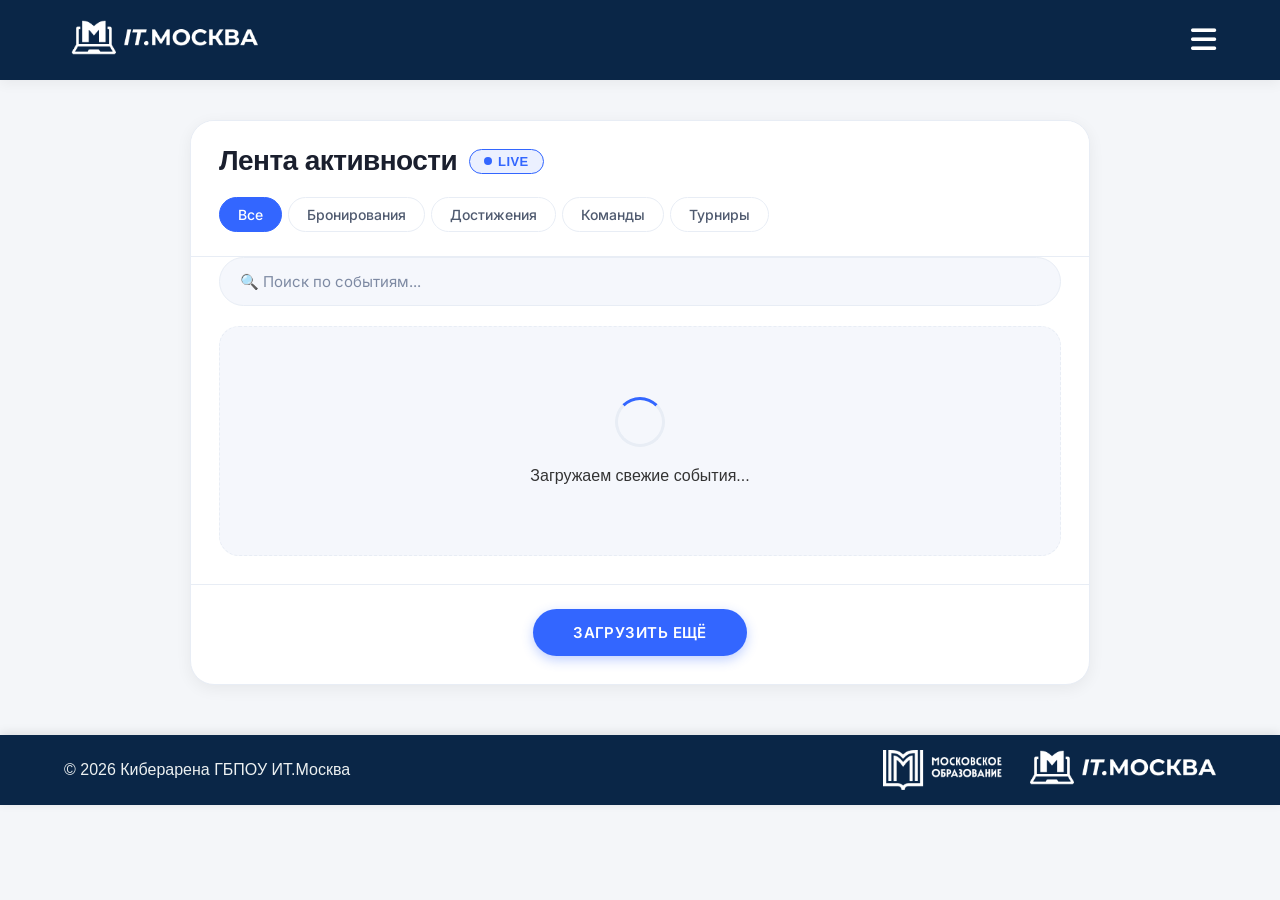
<file: feed.html>
<!DOCTYPE html>
<html lang="ru">
<head>
    <meta charset="UTF-8">
    <meta name="viewport" content="width=device-width, initial-scale=1.0">
    <title>Лента событий | Киберарена</title>
    <!-- Подключение Font Awesome (используется в меню и подвале) -->
    <link rel="stylesheet" href="https://cdnjs.cloudflare.com/ajax/libs/font-awesome/6.0.0-beta3/css/all.min.css">
    <!-- Основные стили сайта (предполагается, что файл существует) -->
    <link rel="stylesheet" href="css/style.css">
    <!-- Стили ленты активности (взяты из первого файла) -->
    <style>
        /* ============================================ */
        /* CSS для Ленты активности - СВЕТЛЫЙ СТИЛЬ */
        /* ============================================ */

        /* Импорт шрифтов */
        @import url('https://fonts.googleapis.com/css2?family=Inter:wght@400;500;600;700&display=swap');

        /* Глобальные переменные - СВЕТЛАЯ ТЕМА */
        :root {
            --bg-primary: #F8FAFE;
            --bg-container: #FFFFFF;
            --bg-card: #FFFFFF;
            --bg-hover: #F5F7FC;
            --border-light: #E8EDF5;
            --border-hover: #D0D9E8;
            --text-primary: #1A1F2E;
            --text-secondary: #4F5A6F;
            --text-muted: #7E8AA3;
            --accent-blue: #3366FF;
            --accent-blue-light: #EBF0FF;
            --event-booking: #3366FF;
            --event-achievement: #FFB800;
            --event-team: #8C6EFF;
            --event-tournament: #FF5C5C;
            --shadow-sm: 0 2px 8px rgba(0, 0, 0, 0.04);
            --shadow-md: 0 4px 16px rgba(0, 0, 0, 0.06);
        }

        /* Базовые стили ленты (переопределения не затрагивают общий сайт) */
        .feed-container {
            max-width: 900px;
            width: 100%;
            margin: 0 auto;
            background: var(--bg-container);
            border-radius: 24px;
            border: 1px solid var(--border-light);
            overflow: hidden;
            box-shadow: var(--shadow-md);
        }

        .feed-header {
            padding: 24px 28px;
            background: var(--bg-container);
            border-bottom: 1px solid var(--border-light);
            display: flex;
            justify-content: space-between;
            align-items: center;
            flex-wrap: wrap;
            gap: 20px;
        }

        .feed-title {
            display: flex;
            align-items: center;
            gap: 12px;
        }

        .feed-title h1 {
            font-size: 28px;
            font-weight: 600;
            color: var(--text-primary);
            letter-spacing: -0.02em;
            margin: 0;
        }

        .live-badge {
            background: var(--accent-blue-light);
            border: 1px solid var(--accent-blue);
            color: var(--accent-blue);
            padding: 4px 14px;
            border-radius: 40px;
            font-size: 13px;
            font-weight: 600;
            text-transform: uppercase;
            letter-spacing: 0.03em;
            display: inline-flex;
            align-items: center;
            gap: 6px;
        }

        .live-badge::before {
            content: "";
            width: 8px;
            height: 8px;
            background: var(--accent-blue);
            border-radius: 50%;
            display: inline-block;
            animation: pulse 1.5s infinite;
        }

        @keyframes pulse {
            0%, 100% { opacity: 1; }
            50% { opacity: 0.5; }
        }

        .feed-filters {
            display: flex;
            gap: 6px;
            flex-wrap: wrap;
        }

        .filter-btn {
            background: transparent;
            border: 1px solid var(--border-light);
            color: var(--text-secondary);
            padding: 8px 18px;
            border-radius: 40px;
            font-size: 14px;
            font-weight: 500;
            cursor: pointer;
            transition: all 0.2s ease;
            font-family: 'Inter', sans-serif;
        }

        .filter-btn:hover {
            background: var(--bg-hover);
            border-color: var(--border-hover);
            color: var(--text-primary);
        }

        .filter-btn.active {
            background: var(--accent-blue);
            border-color: var(--accent-blue);
            color: white;
        }

        .search-box {
            padding: 0 28px 20px 28px;
        }

        .search-input {
            width: 100%;
            padding: 14px 20px;
            background: var(--bg-hover);
            border: 1px solid var(--border-light);
            border-radius: 40px;
            color: var(--text-primary);
            font-size: 15px;
            font-family: 'Inter', sans-serif;
            transition: all 0.2s ease;
        }

        .search-input:focus {
            outline: none;
            border-color: var(--accent-blue);
            background: white;
            box-shadow: 0 0 0 3px rgba(51, 102, 255, 0.08);
        }

        .search-input::placeholder {
            color: var(--text-muted);
        }

        .feed-content {
            padding: 0 28px 28px 28px;
        }

        .event-card {
            display: flex;
            gap: 18px;
            padding: 20px;
            background: var(--bg-card);
            border: 1px solid var(--border-light);
            border-radius: 20px;
            margin-bottom: 12px;
            transition: all 0.2s ease;
            position: relative;
            box-shadow: var(--shadow-sm);
        }

        .event-card:hover {
            background: var(--bg-hover);
            border-color: var(--border-hover);
            box-shadow: var(--shadow-md);
        }

        .event-card::before {
            content: "";
            position: absolute;
            left: -1px;
            top: 20px;
            bottom: 20px;
            width: 3px;
            background: var(--event-color, var(--border-light));
            border-radius: 0 3px 3px 0;
        }

        .event-card[data-type="booking"] { --event-color: var(--event-booking); }
        .event-card[data-type="achievement"] { --event-color: var(--event-achievement); }
        .event-card[data-type="team"] { --event-color: var(--event-team); }
        .event-card[data-type="tournament"] { --event-color: var(--event-tournament); }

        .event-avatar {
            width: 48px;
            height: 48px;
            border-radius: 50%;
            background: var(--bg-hover);
            border: 2px solid var(--border-light);
            display: flex;
            align-items: center;
            justify-content: center;
            color: var(--text-secondary);
            font-weight: 600;
            font-size: 18px;
            flex-shrink: 0;
            overflow: hidden;
        }

        .event-avatar img {
            width: 100%;
            height: 100%;
            object-fit: cover;
        }

        .event-content {
            flex: 1;
        }

        .event-header {
            display: flex;
            justify-content: space-between;
            align-items: center;
            margin-bottom: 6px;
            flex-wrap: wrap;
            gap: 10px;
        }

        .event-user {
            display: flex;
            align-items: center;
            gap: 10px;
            flex-wrap: wrap;
        }

        .username {
            color: var(--text-primary);
            font-weight: 600;
            font-size: 16px;
        }

        .username:hover {
            color: var(--accent-blue);
            cursor: pointer;
        }

        .badge {
            background: var(--bg-hover);
            border: 1px solid var(--border-light);
            color: var(--text-secondary);
            padding: 2px 10px;
            border-radius: 30px;
            font-size: 11px;
            font-weight: 600;
            text-transform: uppercase;
            letter-spacing: 0.02em;
        }

        .event-time {
            color: var(--text-muted);
            font-size: 13px;
            display: flex;
            align-items: center;
        }

        .event-time::before {
            content: "•";
            margin-right: 6px;
            font-size: 14px;
            color: var(--border-light);
        }

        .event-message {
            color: var(--text-secondary);
            font-size: 15px;
            line-height: 1.5;
            margin-bottom: 10px;
        }

        .event-message strong {
            color: var(--text-primary);
            font-weight: 600;
        }

        .event-meta {
            display: flex;
            gap: 8px;
            flex-wrap: wrap;
        }

        .meta-tag {
            background: var(--bg-hover);
            border: 1px solid var(--border-light);
            color: var(--text-secondary);
            padding: 4px 12px;
            border-radius: 30px;
            font-size: 12px;
            display: inline-flex;
            align-items: center;
            gap: 6px;
        }

        .meta-tag.highlight {
            background: #FFF9E6;
            border-color: #FFE9B2;
            color: #B87C00;
        }

        .loading-state, .empty-state, .error-state {
            display: flex;
            flex-direction: column;
            align-items: center;
            justify-content: center;
            padding: 70px 20px;
            text-align: center;
            background: var(--bg-hover);
            border-radius: 20px;
            border: 1px dashed var(--border-light);
        }

        .loading-spinner {
            width: 50px;
            height: 50px;
            border: 3px solid var(--border-light);
            border-top: 3px solid var(--accent-blue);
            border-radius: 50%;
            animation: spin 1s linear infinite;
            margin-bottom: 20px;
        }

        @keyframes spin {
            0% { transform: rotate(0deg); }
            100% { transform: rotate(360deg); }
        }

        .empty-state svg, .error-state svg {
            width: 80px;
            height: 80px;
            margin-bottom: 20px;
            opacity: 0.4;
        }

        .empty-state p, .error-state p {
            color: var(--text-secondary);
            font-size: 16px;
        }

        .error-state button {
            margin-top: 20px;
            padding: 10px 28px;
            background: white;
            border: 1px solid var(--border-light);
            color: var(--text-secondary);
            border-radius: 40px;
            font-size: 14px;
            font-weight: 500;
            cursor: pointer;
            transition: all 0.2s ease;
            font-family: 'Inter', sans-serif;
        }

        .error-state button:hover {
            background: var(--bg-hover);
            border-color: var(--border-hover);
            color: var(--text-primary);
        }

        .feed-footer {
            padding: 24px 28px 28px 28px;
            border-top: 1px solid var(--border-light);
            display: flex;
            justify-content: center;
        }

        .load-more {
            background: var(--accent-blue);
            border: none;
            color: white;
            padding: 14px 40px;
            border-radius: 40px;
            font-size: 15px;
            font-weight: 600;
            cursor: pointer;
            transition: all 0.2s ease;
            text-transform: uppercase;
            letter-spacing: 0.03em;
            font-family: 'Inter', sans-serif;
            box-shadow: 0 4px 12px rgba(51, 102, 255, 0.3);
        }

        .load-more:hover {
            background: #2952CC;
            transform: translateY(-1px);
            box-shadow: 0 6px 16px rgba(51, 102, 255, 0.4);
        }

        .load-more:disabled {
            opacity: 0.5;
            pointer-events: none;
            box-shadow: none;
        }

        /* Адаптивность для ленты */
        @media (max-width: 640px) {
            .feed-header {
                padding: 20px;
                flex-direction: column;
                align-items: flex-start;
            }

            .feed-filters {
                width: 100%;
                overflow-x: auto;
                padding-bottom: 5px;
                -webkit-overflow-scrolling: touch;
            }

            .filter-btn {
                flex-shrink: 0;
            }

            .search-box {
                padding: 0 20px 20px 20px;
            }

            .event-card {
                padding: 16px;
                flex-direction: column;
                gap: 12px;
            }

            .event-avatar {
                width: 40px;
                height: 40px;
                font-size: 16px;
            }

            .event-header {
                flex-direction: column;
                align-items: flex-start;
            }

            .event-time::before {
                display: none;
            }

            .feed-content {
                padding: 0 20px 20px 20px;
            }

            .feed-footer {
                padding: 20px;
            }

            .load-more {
                width: 100%;
                text-align: center;
            }
        }

        /* Анимация появления */
        @keyframes fadeIn {
            from {
                opacity: 0;
                transform: translateY(5px);
            }
            to {
                opacity: 1;
                transform: translateY(0);
            }
        }

        .event-card {
            animation: fadeIn 0.3s ease forwards;
        }

        /* Скроллбар */
        .feed-content::-webkit-scrollbar {
            width: 6px;
        }

        .feed-content::-webkit-scrollbar-track {
            background: var(--bg-hover);
            border-radius: 10px;
        }

        .feed-content::-webkit-scrollbar-thumb {
            background: var(--border-light);
            border-radius: 10px;
        }

        .feed-content::-webkit-scrollbar-thumb:hover {
            background: var(--border-hover);
        }
    </style>
</head>
<body>
    <!-- Шторка меню (копия из index.html) -->
    <div class="menu-overlay" id="menuOverlay">
        <div class="menu-panel">
            <div class="menu-header">
                <div class="profile-icon"><i class="fas fa-user-circle"></i></div>
                <button class="close-menu" id="closeMenu"><i class="fas fa-times"></i></button>
            </div>
            <nav class="menu-nav">
                <ul>
                    <li><a href="index.html">Главная</a></li>
                    <li><a href="booking.html">Бронирование</a></li>
                    <li><a href="calendar.html">Календарь занятости</a></li>
                    <li><a href="achievements.html">Достижения и прогресс</a></li>
                    <li><a href="tournaments.html">Турниры и соревнования</a></li>
                    <li><a href="teams.html">Команды</a></li>
                    <li><a href="feed.html">Лента событий</a></li>
                    <li><a href="economy.html">Валюта</a></li>
                </ul>
            </nav>
            <div class="menu-contacts">
                <p><i class="fas fa-envelope"></i> orden@gmail.com </p>
                <p><i class="fab fa-telegram"></i> Руководитель проекта: @safonovta</p>
            </div>
        </div>
    </div>

    <div class="page-content">
             <header>
    <div class="logo">
        <img src="images/ItLogo2.png" alt="Киберарена ИТ.Москва">
    </div>
    
    <button class="burger" id="burgerBtn">
        <i class="fas fa-bars"></i>
    </button>
</header>

        <main>
            <!-- Вставка ленты активности из первого файла -->
            <div class="feed-container">
                <!-- Шапка ленты -->
                <div class="feed-header">
                    <div class="feed-title">
                        <h1>Лента активности</h1>
                        <div class="live-badge">LIVE</div>
                    </div>
                    
                    <!-- Фильтры -->
                    <div class="feed-filters">
                        <button class="filter-btn active" data-filter="all">Все</button>
                        <button class="filter-btn" data-filter="booking">Бронирования</button>
                        <button class="filter-btn" data-filter="achievement">Достижения</button>
                        <button class="filter-btn" data-filter="team">Команды</button>
                        <button class="filter-btn" data-filter="tournament">Турниры</button>
                    </div>
                </div>

                <!-- Поиск -->
                <div class="search-box">
                    <input type="text" class="search-input" placeholder="🔍 Поиск по событиям..." id="searchInput">
                </div>

                <!-- Контент ленты -->
                <div class="feed-content" id="feedContent">
                    <!-- JS будет вставлять события сюда -->
                </div>

                <!-- Футер с пагинацией -->
                <div class="feed-footer">
                    <button class="load-more" id="loadMoreBtn">Загрузить ещё</button>
                </div>
            </div>
        </main>

        <!-- Нижняя шторка с логотипом -->
        <footer class="bottom-bar">
            <div class="footer-content">
                <p>© 2026 Киберарена ГБПОУ ИТ.Москва</p>
                <div class="footer-logo">
                    <img src="images/Group 2131329240.png" alt="Московское образование IT.Москва">
                </div>
            </div>
        </footer>
    </div>

    <!-- Подключение основного скрипта сайта -->
    <script src="js/script.js"></script>
    
    <!-- Скрипт ленты активности (из первого файла) -->
    <script>
        // Моковые данные для демонстрации
        const mockEvents = [
            {
                id: 1,
                type: 'booking',
                user: {
                    id: 101,
                    name: 'Анна Петрова',
                    avatar: null,
                    badge: 'PRO-геймер'
                },
                message: 'забронировала <strong>игровую зону A</strong>',
                target: 'Игровая зона A',
                time: '5 минут назад',
                importance: 'normal',
                metadata: {
                    zone: 'Игровая зона A',
                    timeSlot: '18:00-20:00',
                    duration: '2 часа'
                }
            },
            {
                id: 2,
                type: 'achievement',
                user: {
                    id: 102,
                    name: 'Дмитрий Соколов',
                    avatar: null,
                    badge: 'Новичок'
                },
                message: 'получил достижение <strong>«5 бронирований»</strong> 🏆',
                target: '5 бронирований',
                time: '15 минут назад',
                importance: 'achievement',
                metadata: {
                    achievement: '5 бронирований',
                    rarity: 'Редкое',
                    reward: '+50 AP'
                }
            },
            {
                id: 3,
                type: 'team',
                user: {
                    id: 103,
                    name: 'Екатерина Волкова',
                    avatar: null,
                    badge: 'Капитан'
                },
                message: 'создала команду <strong>«CyberPunks»</strong> 👥',
                target: 'CyberPunks',
                time: '1 час назад',
                importance: 'normal',
                metadata: {
                    team: 'CyberPunks',
                    members: 3,
                    slots: 2
                }
            },
            {
                id: 4,
                type: 'tournament',
                user: {
                    id: 104,
                    name: 'Максим Лебедев',
                    avatar: null,
                    badge: 'Чемпион'
                },
                message: 'победил в турнире <strong>«Весенний кубок»</strong> 🎮',
                target: 'Весенний кубок',
                time: '2 часа назад',
                importance: 'high',
                metadata: {
                    tournament: 'Весенний кубок',
                    prize: '2000 AP',
                    place: '1 место'
                }
            },
            {
                id: 5,
                type: 'booking',
                user: {
                    id: 105,
                    name: 'Иван Сидоров',
                    avatar: null,
                    badge: 'Стример'
                },
                message: 'забронировал <strong>тренировочную зону B</strong>',
                target: 'Тренировочная зона B',
                time: '3 часа назад',
                importance: 'normal',
                metadata: {
                    zone: 'Тренировочная зона B',
                    timeSlot: '20:00-22:00',
                    duration: '2 часа'
                }
            },
            {
                id: 6,
                type: 'achievement',
                user: {
                    id: 106,
                    name: 'Ольга Новикова',
                    avatar: null,
                    badge: 'Ветеран'
                },
                message: 'получила достижение <strong>«Первая победа»</strong> ⭐',
                target: 'Первая победа',
                time: '5 часов назад',
                importance: 'achievement',
                metadata: {
                    achievement: 'Первая победа',
                    rarity: 'Обычное',
                    reward: '+30 AP'
                }
            }
        ];

        // Состояние приложения
        let currentFilter = 'all';
        let searchQuery = '';
        let displayedEvents = [...mockEvents];
        let isLoading = false;
        let hasMore = true;

        // DOM элементы
        const feedContent = document.getElementById('feedContent');
        const loadMoreBtn = document.getElementById('loadMoreBtn');
        const searchInput = document.getElementById('searchInput');
        const filterBtns = document.querySelectorAll('.filter-btn');

        // Рендер состояния загрузки
        function renderLoading() {
            feedContent.innerHTML = `
                <div class="loading-state">
                    <div class="loading-spinner"></div>
                    <p>Загружаем свежие события...</p>
                </div>
            `;
        }

        // Рендер пустого состояния
        function renderEmpty() {
            feedContent.innerHTML = `
                <div class="empty-state">
                    <svg viewBox="0 0 24 24" fill="none" xmlns="http://www.w3.org/2000/svg">
                        <path d="M20 12V8H4V12M20 12V18H4V12M20 12H4" stroke="#8892b0" stroke-width="2" stroke-linecap="round"/>
                        <circle cx="12" cy="15" r="1" fill="#8892b0"/>
                        <circle cx="16" cy="15" r="1" fill="#8892b0"/>
                        <circle cx="8" cy="15" r="1" fill="#8892b0"/>
                    </svg>
                    <p>${searchQuery ? 'Ничего не найдено по вашему запросу' : 'Пока нет событий'}</p>
                    ${searchQuery ? '<p>Попробуйте изменить фильтры или поиск</p>' : ''}
                </div>
            `;
        }

        // Рендер ошибки
        function renderError() {
            feedContent.innerHTML = `
                <div class="error-state">
                    <svg viewBox="0 0 24 24" fill="none" xmlns="http://www.w3.org/2000/svg">
                        <circle cx="12" cy="12" r="10" stroke="#ff4655" stroke-width="2"/>
                        <path d="M12 8V12M12 16H12.01" stroke="#ff4655" stroke-width="2" stroke-linecap="round"/>
                    </svg>
                    <p>Не удалось загрузить события</p>
                    <button onclick="retryLoad()">Попробовать снова</button>
                </div>
            `;
        }

        // Фильтрация событий
        function filterEvents() {
            let filtered = [...mockEvents];

            // Фильтр по типу
            if (currentFilter !== 'all') {
                filtered = filtered.filter(event => event.type === currentFilter);
            }

            // Поиск по тексту
            if (searchQuery) {
                const query = searchQuery.toLowerCase();
                filtered = filtered.filter(event => 
                    event.user.name.toLowerCase().includes(query) ||
                    event.message.toLowerCase().includes(query) ||
                    event.target.toLowerCase().includes(query)
                );
            }

            return filtered;
        }

        // Рендер одной карточки события
        function renderEventCard(event) {
            const avatarContent = event.user.avatar 
                ? `<img src="${event.user.avatar}" alt="${event.user.name}">`
                : event.user.name.charAt(0);

            // Определяем иконку для метаданных
            const getMetaIcon = (type) => {
                switch(type) {
                    case 'booking': return '🕒';
                    case 'achievement': return '🏆';
                    case 'team': return '👥';
                    case 'tournament': return '🎮';
                    default: return '📌';
                }
            };

            // Формируем метаданные
            const metaItems = Object.entries(event.metadata).map(([key, value]) => {
                if (key === 'reward' || key === 'prize') {
                    return `<span class="meta-tag highlight">💰 ${value}</span>`;
                }
                return `<span class="meta-tag">${getMetaIcon(event.type)} ${value}</span>`;
            }).join('');

            return `
                <div class="event-card importance-${event.importance}" data-type="${event.type}" data-id="${event.id}">
                    <div class="event-avatar">
                        ${avatarContent}
                    </div>
                    <div class="event-content">
                        <div class="event-header">
                            <div class="event-user">
                                <span class="username">${event.user.name}</span>
                                ${event.user.badge ? `<span class="badge">${event.user.badge}</span>` : ''}
                            </div>
                            <span class="event-time">${event.time}</span>
                        </div>
                        <div class="event-message">
                            ${event.message}
                        </div>
                        <div class="event-meta">
                            ${metaItems}
                        </div>
                    </div>
                </div>
            `;
        }

        // Рендер ленты
        function renderFeed(reset = true) {
            if (reset) {
                displayedEvents = filterEvents();
            }

            if (isLoading) {
                renderLoading();
                return;
            }

            if (displayedEvents.length === 0) {
                renderEmpty();
                loadMoreBtn.style.display = 'none';
                return;
            }

            // Рендерим события
            feedContent.innerHTML = displayedEvents.map(event => renderEventCard(event)).join('');
            
            // Показываем кнопку "Загрузить ещё" только если есть ещё события
            loadMoreBtn.style.display = displayedEvents.length < mockEvents.length ? 'block' : 'none';
        }

        // Имитация загрузки
        function simulateLoading() {
            isLoading = true;
            renderFeed();
            
            setTimeout(() => {
                isLoading = false;
                renderFeed();
            }, 1500);
        }

        // Обработка ошибки
        function retryLoad() {
            isLoading = true;
            renderFeed();
            
            setTimeout(() => {
                isLoading = false;
                renderFeed();
            }, 1500);
        }

        // Обработчики фильтров
        filterBtns.forEach(btn => {
            btn.addEventListener('click', (e) => {
                // Обновляем активный класс
                filterBtns.forEach(b => b.classList.remove('active'));
                btn.classList.add('active');
                
                // Применяем фильтр
                currentFilter = btn.dataset.filter;
                renderFeed(true);
            });
        });

        // Обработчик поиска с debounce
        let searchTimeout;
        searchInput.addEventListener('input', (e) => {
            clearTimeout(searchTimeout);
            searchTimeout = setTimeout(() => {
                searchQuery = e.target.value;
                renderFeed(true);
            }, 300);
        });

        // Обработчик загрузки ещё
        loadMoreBtn.addEventListener('click', () => {
            // Имитация загрузки дополнительных событий
            const currentCount = displayedEvents.length;
            const moreEvents = mockEvents.slice(currentCount, currentCount + 3);
            
            if (moreEvents.length > 0) {
                displayedEvents = [...displayedEvents, ...moreEvents];
                renderFeed(false);
            }
            
            if (displayedEvents.length >= mockEvents.length) {
                loadMoreBtn.style.display = 'none';
            }
        });

        // Инициализация
        document.addEventListener('DOMContentLoaded', () => {
            simulateLoading();
        });
    </script>
</body>
</html>
</file>
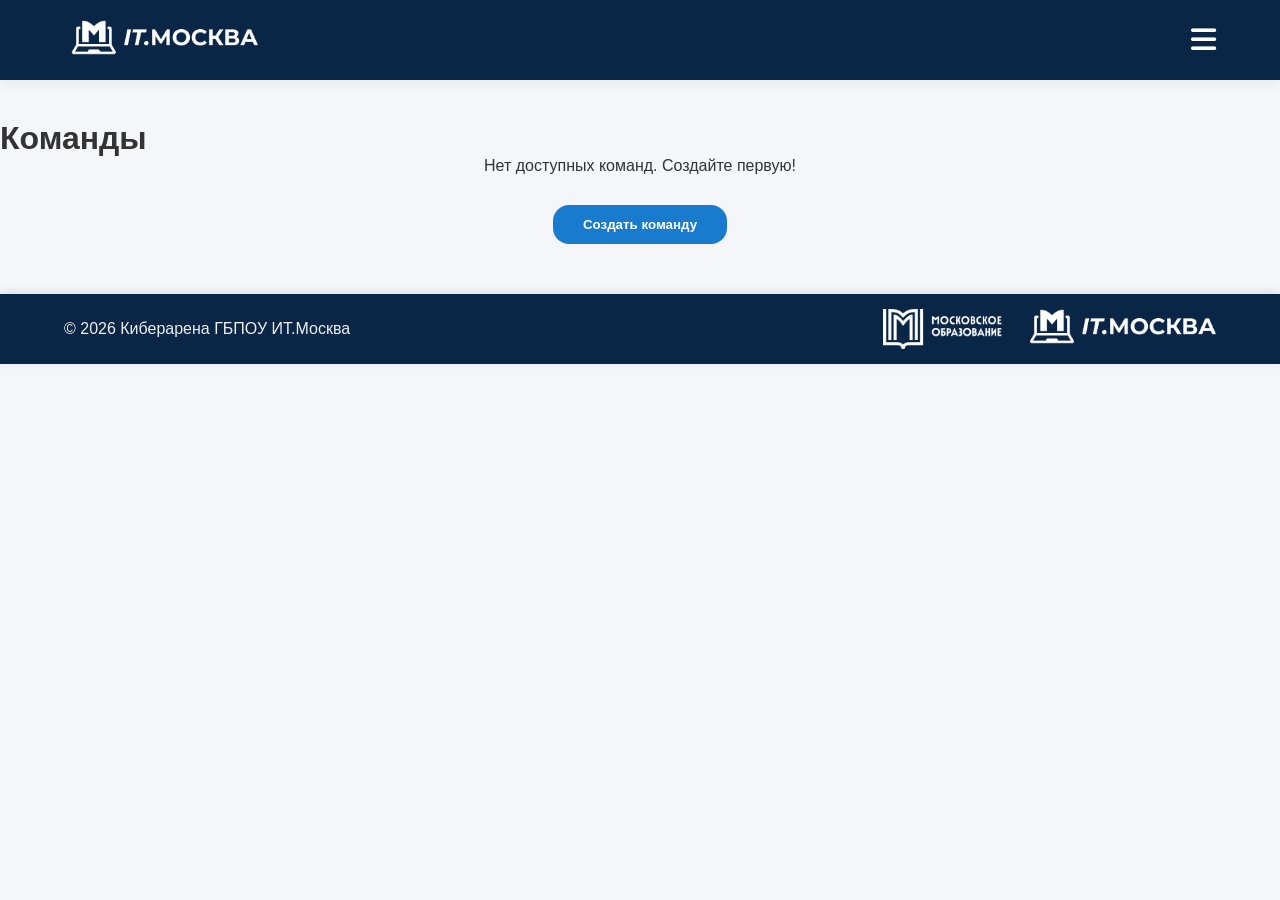
<file: teams.html>
<!DOCTYPE html>
<html lang="ru">
<head>
    <meta charset="UTF-8">
    <meta name="viewport" content="width=device-width, initial-scale=1.0">
    <title>Команды | Киберарена</title>
    <link rel="stylesheet" href="https://cdnjs.cloudflare.com/ajax/libs/font-awesome/6.0.0-beta3/css/all.min.css">
    <link href="https://fonts.googleapis.com/css2?family=Quicksand:wght@400;600;700&display=swap" rel="stylesheet">
    <link rel="stylesheet" href="css/style.css">
</head>
<body>
    <!-- Шторка меню (как в index.html) -->
    <div class="menu-overlay" id="menuOverlay">
        <div class="menu-panel">
            <div class="menu-header">
                <div class="profile-icon"><i class="fas fa-user-circle"></i></div>
                <button class="close-menu" id="closeMenu"><i class="fas fa-times"></i></button>
            </div>
            <nav class="menu-nav">
                <ul>
                    <li><a href="index.html">Главная</a></li>
                    <li><a href="booking.html">Бронирование</a></li>
                    <li><a href="calendar.html">Календарь занятости</a></li>
                    <li><a href="achievements.html">Достижения и прогресс</a></li>
                    <li><a href="tournaments.html">Турниры и соревнования</a></li>
                    <li><a href="teams.html">Команды</a></li>
                    <li><a href="feed.html">Лента событий</a></li>
                   <li><a href="economy.html">Валюта</a></li>
                </ul>
            </nav>
            <div class="menu-contacts">
                <p><i class="fas fa-envelope"></i> orden@gmail.com </p>
                <p><i class="fab fa-telegram"></i> Руководитель проекта: @safonovta</p>
            </div>
        </div>
    </div>

    <div class="page-content">
             <header>
    <div class="logo">
        <img src="images/ItLogo2.png" alt="Киберарена ИТ.Москва">
    </div>
    
    <button class="burger" id="burgerBtn">
        <i class="fas fa-bars"></i>
    </button>
</header>

        <main>
            <h1>Команды</h1>
            

            <div id="teamView"></div>
        </main>

        <!-- Нижняя шторка -->
        <footer class="bottom-bar">
            <div class="footer-content">
                <p>© 2026 Киберарена ГБПОУ ИТ.Москва</p>
                <div class="footer-logo">
                    <img src="images/Group 2131329240.png" alt="Московское образование IT.Москва">
                </div>
            </div>
        </footer>
    </div>

    <script src="js/script.js"></script>
    <script>
        // (весь скрипт из предыдущей версии, без изменений)
        (function() {
            const currentUser = { id: 1, name: 'Иван Петров' };
            let teams = JSON.parse(localStorage.getItem('teams')) || [];

            function saveTeams() {
                localStorage.setItem('teams', JSON.stringify(teams));
            }

            function getUserTeam() {
                return teams.find(t => t.members.some(m => m.id === currentUser.id)) || null;
            }

            function render() {
                const container = document.getElementById('teamView');
                const userTeam = getUserTeam();
                if (userTeam) renderMyTeam(userTeam);
                else renderAllTeams();
            }

            function renderMyTeam(team) {
                const container = document.getElementById('teamView');
                const membersHtml = team.members.map(m => `
                    <div class="member-item">
                        <div class="member-avatar" style="background-color: ${m.role === 'Капитан' ? '#ffc107' : '#6c757d'}">${m.name.charAt(0)}</div>
                        <div class="member-info">
                            <div class="member-name">${m.name} ${m.role === 'Капитан' ? '(капитан)' : ''}</div>
                            <div class="member-rating">Рейтинг: ${m.rating}</div>
                        </div>
                    </div>
                `).join('');
                const historyHtml = team.tournamentsWon?.length 
                    ? team.tournamentsWon.map(t => `<div class="history-item">🏆 ${t}</div>`).join('')
                    : '<p>Пока нет побед</p>';

                container.innerHTML = `
                    <div class="team-card">
                        <div class="team-header"><span class="team-name">${team.name}</span><span class="team-game">${team.game}</span></div>
                        <div class="team-rating-badge">Средний рейтинг: ${team.averageRating}</div>
                        <h3>Состав (${team.members.length})</h3><div class="team-members">${membersHtml}</div>
                        <h3>Последние выигранные турниры</h3><div class="tournament-history">${historyHtml}</div>
                        <button class="btn btn-danger btn-leave">Покинуть команду</button>
                        ${team.members.find(m => m.id === currentUser.id && m.role === 'Капитан') ? '<button class="btn btn-danger btn-delete">Удалить команду</button>' : ''}
                    </div>
                `;
                document.querySelector('.btn-leave')?.addEventListener('click', () => {
                    if (confirm('Покинуть команду?')) {
                        team.members = team.members.filter(m => m.id !== currentUser.id);
                        if (team.members.length === 0) teams = teams.filter(t => t.id !== team.id);
                        else team.averageRating = Math.round(team.members.reduce((sum, m) => sum + m.rating, 0) / team.members.length);
                        saveTeams(); render();
                    }
                });
                document.querySelector('.btn-delete')?.addEventListener('click', () => {
                    if (confirm('Удалить команду?')) { teams = teams.filter(t => t.id !== team.id); saveTeams(); render(); }
                });
            }

            function renderAllTeams() {
                const container = document.getElementById('teamView');
                if (teams.length === 0) {
                    container.innerHTML = '<p style="text-align: center;">Нет доступных команд. Создайте первую!</p><div style="text-align: center; margin: 30px 0;"><button class="btn" id="createTeamBtn">Создать команду</button></div>';
                    document.getElementById('createTeamBtn')?.addEventListener('click', showCreateForm);
                    return;
                }
                const teamsHtml = teams.map(t => `
                    <div class="team-card" data-id="${t.id}">
                        <div class="team-header"><span class="team-name">${t.name}</span><span class="team-game">${t.game}</span></div>
                        <div class="team-rating-badge">Средний рейтинг: ${t.averageRating}</div>
                        <p><i class="fas fa-users"></i> ${t.members.length} участников</p>
                        <button class="btn btn-primary btn-apply" data-id="${t.id}">Подать заявку</button>
                    </div>
                `).join('');
                container.innerHTML = `
                    <div class="filter-btns" style="display: flex; gap: 10px; flex-wrap: wrap; margin-bottom:20px;">
                        <button class="filter-btn active" data-game="all">Все игры</button>
                        <button class="filter-btn" data-game="CS:GO">CS:GO</button>
                        <button class="filter-btn" data-game="Dota 2">Dota 2</button>
                        <button class="filter-btn" data-game="Valorant">Valorant</button>
                    </div>
                    <div class="team-list">${teamsHtml}</div>
                    <div style="text-align:center; margin:40px 0;"><button class="btn" id="createTeamBtn">Создать новую команду</button></div>
                `;
                document.querySelectorAll('.filter-btn').forEach(btn => {
                    btn.addEventListener('click', function() {
                        document.querySelectorAll('.filter-btn').forEach(b => b.classList.remove('active'));
                        this.classList.add('active');
                        const game = this.dataset.game;
                        document.querySelectorAll('.team-card').forEach(card => {
                            card.style.display = (game === 'all' || card.querySelector('.team-game').innerText === game) ? 'block' : 'none';
                        });
                    });
                });
                document.querySelectorAll('.btn-apply').forEach(btn => {
                    btn.addEventListener('click', (e) => {
                        e.stopPropagation();
                        const teamId = parseInt(btn.dataset.id);
                        const team = teams.find(t => t.id === teamId);
                        if (team) {
                            team.members.push({ id: currentUser.id, name: currentUser.name, rating: 1000, role: 'Игрок' });
                            team.averageRating = Math.round(team.members.reduce((sum, m) => sum + m.rating, 0) / team.members.length);
                            saveTeams(); alert('Вы вступили в команду!'); render();
                        }
                    });
                });
                document.getElementById('createTeamBtn').addEventListener('click', showCreateForm);
            }

            function showCreateForm() {
                const container = document.getElementById('teamView');
                container.innerHTML = `
                    <div class="create-team-form" style="background: white; padding: 30px; border-radius: var(--border-radius); box-shadow: var(--shadow); max-width: 500px; margin: 30px auto;">
                        <h2>Создание команды</h2>
                        <div class="form-group"><label>Название</label><input type="text" id="teamName"></div>
                        <div class="form-group"><label>Игра</label><select id="teamGame"><option value="CS:GO">CS:GO</option><option value="Dota 2">Dota 2</option><option value="Valorant">Valorant</option></select></div>
                        <div class="form-group"><label>Размер</label><select id="teamSize"><option value="5">5</option><option value="3">3</option><option value="2">2</option></select></div>
                        <button class="btn" id="submitCreate">Создать</button>
                        <button class="btn btn-outline" id="cancelCreate">Отмена</button>
                    </div>
                `;
                document.getElementById('submitCreate').addEventListener('click', () => {
                    const name = document.getElementById('teamName').value.trim();
                    const game = document.getElementById('teamGame').value;
                    if (!name) { alert('Введите название'); return; }
                    const newTeam = {
                        id: Date.now(), name, game,
                        members: [{ id: currentUser.id, name: currentUser.name, rating: 1000, role: 'Капитан' }],
                        tournamentsWon: [], averageRating: 1000
                    };
                    teams.push(newTeam); saveTeams(); render();
                });
                document.getElementById('cancelCreate').addEventListener('click', render);
            }

            render();
        })();
    </script>
</body>
</html>
</file>
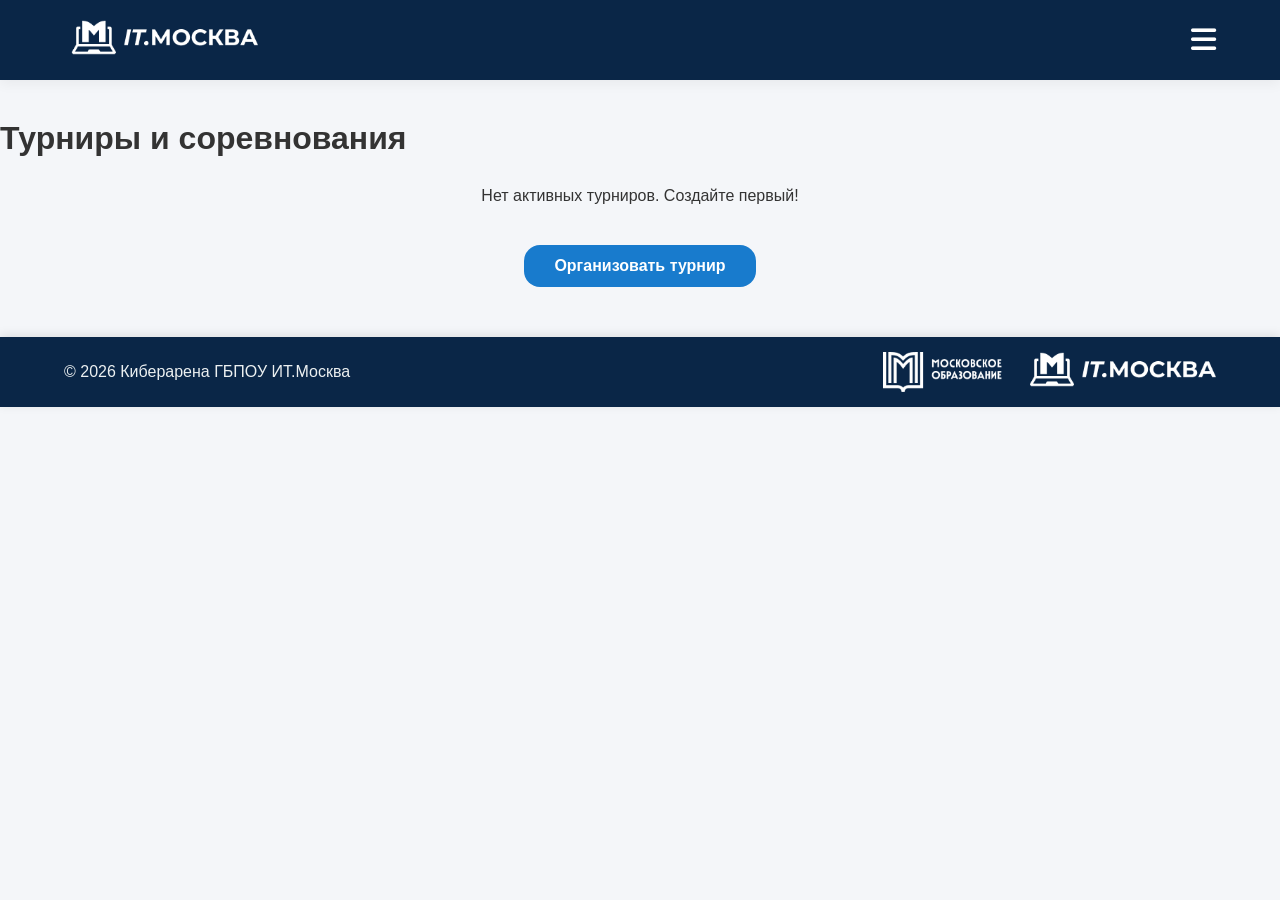
<file: tournaments.html>
<!DOCTYPE html>
<html lang="ru">
<head>
    <meta charset="UTF-8">
    <meta name="viewport" content="width=device-width, initial-scale=1.0">
    <title>Турниры и соревнования | Киберарена</title>
    <link rel="stylesheet" href="https://cdnjs.cloudflare.com/ajax/libs/font-awesome/6.0.0-beta3/css/all.min.css">
    <link href="https://fonts.googleapis.com/css2?family=Quicksand:wght@400;600;700&display=swap" rel="stylesheet">
    <link rel="stylesheet" href="css/style.css">
</head>
<body>
    <!-- Шторка меню (как в index.html) -->
    <div class="menu-overlay" id="menuOverlay">
        <div class="menu-panel">
            <div class="menu-header">
                <div class="profile-icon"><i class="fas fa-user-circle"></i></div>
                <button class="close-menu" id="closeMenu"><i class="fas fa-times"></i></button>
            </div>
            <nav class="menu-nav">
                <ul>
                    <li><a href="index.html">Главная</a></li>
                    <li><a href="booking.html">Бронирование</a></li>
                    <li><a href="calendar.html">Календарь занятости</a></li>
                    <li><a href="achievements.html">Достижения и прогресс</a></li>
                    <li><a href="tournaments.html">Турниры и соревнования</a></li>
                    <li><a href="teams.html">Команды</a></li>
                    <li><a href="feed.html">Лента событий</a></li>
                    <li><a href="economy.html">Валюта</a></li>
                </ul>
            </nav>
            <div class="menu-contacts">
                <p><i class="fas fa-envelope"></i> orden@gmail.com </p>
                <p><i class="fab fa-telegram"></i> Руководитель проекта: @safonovta</p>
            </div>
        </div>
    </div>

    <div class="page-content">
             <header>
    <div class="logo">
        <img src="images/ItLogo2.png" alt="Киберарена ИТ.Москва">
    </div>
    
    <button class="burger" id="burgerBtn">
        <i class="fas fa-bars"></i>
    </button>
</header>

        <main>
            <h1>Турниры и соревнования</h1>
            

            <div id="tournamentGrid" class="tournament-grid" style="display: grid; grid-template-columns: repeat(auto-fill, minmax(300px, 1fr)); gap: 20px; margin-top: 30px;"></div>

            <div style="text-align: center; margin: 40px 0;">
                <a href="create.html" class="btn">Организовать турнир</a>
            </div>
        </main>

        <!-- Модальное окно деталей турнира -->
        <div class="modal" id="tournamentModal">
            <div class="modal-content">
                <span class="close-modal" id="closeModal">&times;</span>
                <div id="modalContent"></div>
            </div>
        </div>

        <!-- Модальное окно выбора компьютера -->
        <div class="modal" id="computerModal">
            <div class="modal-content">
                <span class="close-modal" id="closeComputerModal">&times;</span>
                <h2>Выберите компьютер для бронирования</h2>
                <div class="computer-options" id="computerOptions"></div>
                <button class="btn" id="confirmBooking" style="width:100%; margin-top: 20px;">Подтвердить бронь</button>
            </div>
        </div>

        <!-- Нижняя шторка -->
        <footer class="bottom-bar">
            <div class="footer-content">
                <p>© 2026 Киберарена ГБПОУ ИТ.Москва</p>
                <div class="footer-logo">
                    <img src="images/Group 2131329240.png" alt="Московское образование IT.Москва">
                </div>
            </div>
        </footer>
    </div>

    <script src="js/script.js"></script>
    <script>
        // (весь скрипт из предыдущей версии, без изменений)
        (function() {
            let tournaments = JSON.parse(localStorage.getItem('tournaments')) || [];
            const grid = document.getElementById('tournamentGrid');
            const modal = document.getElementById('tournamentModal');
            const modalContent = document.getElementById('modalContent');
            const closeModal = document.getElementById('closeModal');
            const computerModal = document.getElementById('computerModal');
            const closeComputerModal = document.getElementById('closeComputerModal');
            const computerOptions = document.getElementById('computerOptions');
            const confirmBooking = document.getElementById('confirmBooking');

            let selectedTournament = null;
            let selectedComputer = null;

            function renderTournaments() {
                if (tournaments.length === 0) {
                    grid.innerHTML = '<p style="grid-column: 1/-1; text-align: center;">Нет активных турниров. Создайте первый!</p>';
                    return;
                }
                grid.innerHTML = '';
                tournaments.forEach(t => {
                    const card = document.createElement('div');
                    card.className = 'tournament-card';
                    card.dataset.id = t.id;
                    card.innerHTML = `
                        <div style="font-size: 2rem; margin-bottom: 10px; color: var(--primary-color);"><i class="fas fa-gamepad"></i></div>
                        <h3>${t.name}</h3>
                        <div style="display: flex; flex-wrap: wrap; gap: 10px; margin: 15px 0; font-size: 0.9rem; color: #555;">
                            <div><i class="fas fa-calendar"></i> ${new Date(t.date).toLocaleString()}</div>
                            <div><i class="fas fa-users"></i> ${t.teamSize} чел</div>
                        </div>
                        <div style="background: var(--light-gray); padding: 5px 10px; border-radius: 20px; display: inline-block; font-size: 0.85rem;">${t.game}</div>
                    `;
                    card.addEventListener('click', () => openTournamentModal(t));
                    grid.appendChild(card);
                });
            }

            function openTournamentModal(tournament) {
                selectedTournament = tournament;
                let teamsHtml = '';
                if (tournament.teams && tournament.teams.length) {
                    teamsHtml = tournament.teams.map(t => `
                        <div style="display: flex; justify-content: space-between; align-items: center; padding: 10px; border-bottom: 1px solid #eee;">
                            <span>${t.name}</span>
                            <span style="background: var(--primary-color); color: white; padding: 3px 10px; border-radius: 20px; font-size: 0.85rem;">Рейтинг: ${t.rating}</span>
                        </div>
                    `).join('');
                } else {
                    teamsHtml = '<p>Нет зарегистрированных команд</p>';
                }

                let bracketHtml = '';
                if (tournament.bracket && tournament.bracket.length) {
                    bracketHtml = '<div class="bracket">';
                    tournament.bracket.forEach(round => {
                        bracketHtml += `<div class="bracket-round"><h4>Раунд ${round.round}</h4>`;
                        round.matches.forEach(m => {
                            bracketHtml += `<div class="bracket-match">${m}</div>`;
                        });
                        bracketHtml += '</div>';
                    });
                    bracketHtml += '</div>';
                } else {
                    bracketHtml = '<p>Сетка ещё не сформирована</p>';
                }

                modalContent.innerHTML = `
                    <h2>${tournament.name}</h2>
                    <p><strong>Игра:</strong> ${tournament.game}</p>
                    <p><strong>Дата:</strong> ${new Date(tournament.date).toLocaleString()}</p>
                    <p><strong>Состав команды:</strong> ${tournament.teamSize} человек</p>
                    <h3>Заявленные команды</h3>
                    <div class="teams-list">${teamsHtml}</div>
                    <h3>Турнирная сетка</h3>
                    ${bracketHtml}
                    <button class="btn btn-register" id="registerBtn" style="width:100%; margin-top:20px; background: #28a745; color: white; border: none; padding: 12px;">Зарегистрироваться на турнир</button>
                `;
                modal.classList.add('active');

                document.getElementById('registerBtn').addEventListener('click', () => {
                    modal.classList.remove('active');
                    openComputerSelection();
                });
            }

            closeModal.addEventListener('click', () => modal.classList.remove('active'));

            function openComputerSelection() {
                const computers = [
                    { id: 1, name: 'Компьютер A1' },
                    { id: 2, name: 'Компьютер A2' },
                    { id: 3, name: 'Компьютер B1' },
                    { id: 4, name: 'Компьютер B2' }
                ];
                computerOptions.innerHTML = '';
                computers.forEach(c => {
                    const div = document.createElement('div');
                    div.className = 'computer-option';
                    div.textContent = c.name;
                    div.dataset.id = c.id;
                    div.addEventListener('click', () => {
                        document.querySelectorAll('.computer-option').forEach(opt => opt.classList.remove('selected'));
                        div.classList.add('selected');
                        selectedComputer = c;
                    });
                    computerOptions.appendChild(div);
                });
                computerModal.classList.add('active');
            }

            closeComputerModal.addEventListener('click', () => {
                computerModal.classList.remove('active');
                selectedComputer = null;
            });

            confirmBooking.addEventListener('click', () => {
                if (!selectedComputer) {
                    alert('Выберите компьютер');
                    return;
                }
                let bookings = JSON.parse(localStorage.getItem('bookings')) || [];
                bookings.push({
                    computer: selectedComputer.name,
                    tournament: selectedTournament.name,
                    date: new Date().toISOString()
                });
                localStorage.setItem('bookings', JSON.stringify(bookings));
                alert(`Вы зарегистрированы на турнир "${selectedTournament.name}" и забронирован ${selectedComputer.name}`);
                computerModal.classList.remove('active');
                selectedComputer = null;
            });

            window.addEventListener('click', (e) => {
                if (e.target === modal) modal.classList.remove('active');
                if (e.target === computerModal) computerModal.classList.remove('active');
            });

            renderTournaments();
        })();
    </script>
</body>
</html>
</file>
<file: css/style.css>
:root {
    --bg-color: #f4f6f9;         /* Чистый светло-серый фон страницы */
    --text-color: #333333;       /* Основной текст */
    --text-muted: #666666;       /* Второстепенный текст */
    --primary-color: #0a2647;    /* Темно-синий (фирменный) */
    --secondary-color: #187bcd;  /* Яркий синий IT */
    --accent-color: #e74c3c;     /* Красный для акцентов/ошибок */
    --light-gray: #ecf0f1;       /* Серый для плашек и тегов */
    --menu-bg: #ffffff;          /* Белый фон для карточек и меню */
    --border-color: #e1e4e8;     /* Единый цвет границ */
    --shadow: 0 4px 12px rgba(0, 0, 0, 0.05); /* Единая мягкая тень */
    --border-radius: 16px;       /* Единое скругление для всех модулей */
}

* {
    margin: 0;
    padding: 0;
    box-sizing: border-box;
    font-family: 'Segoe UI', Tahoma, Geneva, Verdana, sans-serif;
}

body {
    background-color: var(--bg-color);
    color: var(--text-color);
    min-height: 100vh;
}

.page-content {
    transition: filter 0.3s;
}

/* Шторка меню */
.menu-overlay {
    position: fixed;
    top: 0;
    right: 0;
    width: 100%;
    height: 100%;
    background-color: rgba(10, 38, 71, 0.6); /* Затемнение в цвет бренда */
    visibility: hidden;
    opacity: 0;
    transition: opacity 0.3s, visibility 0.3s;
    z-index: 1000;
}

.menu-overlay.active {
    visibility: visible;
    opacity: 1;
}

.menu-panel {
    position: absolute;
    top: 0;
    right: 0;
    width: 300px;
    height: 100%;
    background-color: var(--menu-bg);
    padding: 20px;
    box-shadow: var(--shadow);
    transform: translateX(100%);
    transition: transform 0.3s ease-in-out;
    display: flex;
    flex-direction: column;
}

.menu-overlay.active .menu-panel {
    transform: translateX(0);
}

.menu-header {
    display: flex;
    justify-content: space-between;
    align-items: center;
    margin-bottom: 30px;
}

.profile-icon {
    font-size: 3rem;
    color: var(--primary-color);
}

.close-menu {
    background: none;
    border: none;
    font-size: 1.5rem;
    cursor: pointer;
    color: var(--text-color);
}

.menu-content p {
    margin: 15px 0;
    font-size: 1.1rem;
    color: var(--text-color);
}

.menu-content i {
    width: 25px;
    color: var(--secondary-color);
}

/* Шапка */
header {
    display: flex;
    justify-content: space-between;
    align-items: center;
    padding: 20px 5%;
    background-color: var(--primary-color);
    box-shadow: var(--shadow);
}

.logo {
    display: flex;
    align-items: center;
    line-height: 1;
    height: 100%;
}

.logo img {
    display: block;
    height: 40px;
    width: auto;
}

.burger {
    background: none;
    border: none;
    font-size: 1.8rem;
    cursor: pointer;
    color: #ffffff;
}

/* Поиск */
.search-container {
    display: flex;
    align-items: center;
    gap: 8px;
    max-width: 600px;
    margin: 0 auto;
    width: 100%;
}

.search-container input {
    flex: 1;
    padding: 10px 15px;
    border: 1px solid var(--border-color);
    border-radius: var(--border-radius);
    font-size: 1rem;
    outline: none;
    background-color: #fff;
    transition: border-color 0.2s;
}

.search-container input:focus {
    border-color: var(--secondary-color);
}

.search-container button {
    padding: 10px 20px;
    background-color: var(--secondary-color);
    color: white;
    border: none;
    border-radius: var(--border-radius);
    cursor: pointer;
    font-size: 1rem;
    transition: background-color 0.2s;
    display: flex;
    align-items: center;
    justify-content: center;
}

.search-container button:hover {
    background-color: #1263a8;
}

.search-container button i {
    font-size: 1rem;
}

/* Описание */
.description {
    background: var(--menu-bg);
    padding: 20px;
    border-radius: var(--border-radius);
    box-shadow: var(--shadow);
    border: 1px solid var(--border-color);
    max-width: 800px;
    margin: 40px auto;
    text-align: center;
}

.description h2 {
    color: var(--primary-color);
    margin-bottom: 15px;
}

.description p {
    font-size: 1.1rem;
    line-height: 1.6;
    color: var(--text-muted);
}

/* Турниры */
.tournaments {
    max-width: 1200px;
    margin: 40px auto;
    padding: 0 20px;
}

.tournaments h2 {
    text-align: center;
    color: var(--primary-color);
    margin-bottom: 30px;
}

.tournament-list {
    display: grid;
    grid-template-columns: repeat(auto-fit, minmax(280px, 1fr));
    gap: 20px;
}

.tournament-card {
    background: var(--menu-bg);
    padding: 20px;
    border-radius: var(--border-radius);
    box-shadow: var(--shadow);
    border: 1px solid var(--border-color);
    display: flex;
    flex-direction: column;
    gap: 8px;
    transition: transform 0.2s, box-shadow 0.2s;
}

.tournament-card .date {
    color: var(--accent-color);
    font-weight: bold;
}

.tournament-card .game {
    background-color: var(--light-gray);
    padding: 4px 8px;
    border-radius: 20px;
    font-size: 0.9rem;
    color: var(--primary-color);
    display: inline-block;
    width: fit-content;
}

.tournament-card .title {
    font-size: 1.2rem;
    font-weight: 600;
    color: var(--primary-color);
}

/* Кнопка создания */
.create-tournament-link {
    text-align: center;
    margin: 40px 0;
}

.btn {
    display: inline-block;
    background-color: var(--secondary-color);
    color: #fff;
    padding: 12px 30px;
    border-radius: var(--border-radius);
    text-decoration: none;
    font-weight: 600;
    transition: background-color 0.3s;
    border: none;
    cursor: pointer;
}

.btn:hover {
    background-color: #1263a8;
}

/* Страница создания турнира */
.create-page {
    max-width: 600px;
    margin: 40px auto;
    background: var(--menu-bg);
    padding: 30px;
    border-radius: var(--border-radius);
    box-shadow: var(--shadow);
    border: 1px solid var(--border-color);
}

.create-page h1 {
    text-align: center;
    margin-bottom: 30px;
    color: var(--primary-color);
}

.form-group {
    margin-bottom: 20px;
}

.form-group label {
    display: block;
    margin-bottom: 8px;
    font-weight: 600;
    color: var(--primary-color);
}

.form-group input,
.form-group select,
.form-group textarea {
    width: 100%;
    padding: 10px;
    border: 1px solid var(--border-color);
    border-radius: 8px; /* Чуть меньше для полей ввода */
    font-size: 1rem;
    background-color: #fff;
    color: var(--text-color);
}

.form-group textarea {
    resize: vertical;
}

.back-link {
    color: var(--primary-color);
    text-decoration: none;
    font-size: 1rem;
    display: flex;
    align-items: center;
    gap: 5px;
}

.back-link i {
    font-size: 1.2rem;
}

/* Адаптивность */
@media (max-width: 768px) {
    .menu-panel {
        width: 80%;
    }

    .tournament-list {
        grid-template-columns: 1fr;
    }

    .create-page {
        margin: 20px;
        padding: 20px;
    }
}

/* ===== НИЖНЯЯ ШТОРКА ===== */
.bottom-bar {
    background-color: var(--primary-color);
    color: #ecf0f1;
    padding: 15px 5%;
    margin-top: 50px;
    box-shadow: 0 -2px 10px rgba(0,0,0,0.1);
}

.footer-content {
    display: flex;
    justify-content: space-between;
    align-items: center;
    max-width: 1200px;
    margin: 0 auto;
}

.footer-logo img {
    height: 40px;
    width: auto;
    display: block;
}

.footer-logo::before {
    content: "МОСКОВСКОЕ ОБРАЗОВАНИЕ IT.МОСКВА";
    display: none; 
}

@media (max-width: 768px) {
    .footer-content {
        flex-direction: column;
        gap: 10px;
        text-align: center;
    }
    .footer-logo img {
        height: 30px;
    }
}

/* Меню: навигация */
.menu-nav {
    flex: 1;
    margin: 20px 0;
}

.menu-nav ul {
    list-style: none;
    padding: 0;
}

.menu-nav li {
    margin-bottom: 15px;
}

.menu-nav a {
    color: var(--text-color);
    text-decoration: none;
    font-size: 1.1rem;
    display: block;
    padding: 8px 0;
    border-bottom: 1px solid var(--border-color);
    transition: color 0.3s;
}

.menu-nav a:hover {
    color: var(--secondary-color);
}

/* Контакты в меню */
.menu-contacts {
    margin-top: auto;
    padding-top: 20px;
    border-top: 1px solid var(--border-color);
}

.menu-contacts p {
    margin: 10px 0;
    font-size: 1rem;
    color: var(--text-color);
}

.menu-contacts i {
    width: 25px;
    color: var(--secondary-color);
}

/* Дубликат меню-панели (сохранен по просьбе не сокращать) */
.menu-panel {
    display: flex;
    flex-direction: column;
}

.menu-panel {
    position: absolute;
    top: 0;
    right: 0;
    width: 300px;
    height: 100%;
    background-color: var(--menu-bg);
    padding: 20px;
    box-shadow: var(--shadow);
    transform: translateX(100%);
    transition: transform 0.3s ease-in-out;
    display: flex;
    flex-direction: column; 
}

.back-link {
    color: #ffffff;
}

.back-link:hover {
    text-decoration: underline;
    opacity: 0.9;
}

.welcome-message {
    margin: 20px 0 100px 5%;
    font-family: 'Segoe UI', sans-serif; /* Заменил на стандартный для строгости */
    background: linear-gradient(to right, var(--primary-color), var(--secondary-color));
    -webkit-background-clip: text;
    background-clip: text;
    color: transparent;
    width: fit-content;
    text-align: left;
}

.line {
    font-size: 80pt; /* Немного уменьшено для аккуратности, но оставлено крупным */
    font-weight: 700;
    font-style: normal;
    line-height: 1;
}

/* Достижения */
.achievements-grid {
    display: grid;
    grid-template-columns: repeat(auto-fill, minmax(320px, 1fr));
    gap: 20px;
}

.achievement-card {
    background: var(--menu-bg);
    border-radius: var(--border-radius);
    padding: 20px;
    box-shadow: var(--shadow);
    border: 1px solid var(--border-color);
    border-left: 6px solid #ccc;
    transition: transform 0.2s;
}

.achievement-card:hover { 
    transform: translateY(-5px); 
}

.achievement-card.bronze { border-left-color: #cd7f32; }
.achievement-card.silver { border-left-color: #c0c0c0; }
.achievement-card.gold { border-left-color: #ffd700; }
.achievement-card.platinum { border-left-color: #187bcd; } /* Изменил на фирменный синий */
.achievement-card.completed { background: #f8fbff; border-left-color: #28a745; }

.progress-bar {
    height: 12px;
    background: var(--light-gray);
    border-radius: 20px;
    overflow: hidden;
    border: 1px solid var(--border-color);
}

.progress-fill {
    height: 100%;
    width: 0%;
    transition: width 0.3s ease;
}

.achievement-card.bronze .progress-fill { background: #cd7f32; }
.achievement-card.silver .progress-fill { background: #c0c0c0; }
.achievement-card.gold .progress-fill { background: #ffd700; }
.achievement-card.platinum .progress-fill { background: #187bcd; }

.progress-percent {
    font-size: 0.85rem;
    font-weight: 600;
    color: var(--text-muted);
    white-space: nowrap;
}

.progress-container {
    display: flex;
    align-items: center;
    gap: 10px;
}

.rating-box {
    background: var(--primary-color); /* Приведено к общему стилю */
    color: white;
    padding: 12px 20px;
    border-radius: var(--border-radius);
    font-weight: bold;
    text-align: center;
}

.badge-btn {
    background: none;
    border: 1px solid var(--secondary-color);
    color: var(--secondary-color);
    padding: 4px 10px;
    border-radius: 20px;
    cursor: pointer;
    font-size: 0.8rem;
}

.badge-btn:hover { 
    background: var(--secondary-color); 
    color: white; 
}

.badge-btn.active { 
    background: var(--secondary-color); 
    color: white; 
}

/* Модальное окно (объединил логику, оставив оба селектора) */
.tournament-card {
    background: var(--menu-bg);
    border-radius: var(--border-radius);
    padding: 20px;
    box-shadow: var(--shadow);
    cursor: pointer;
    transition: 0.2s;
    border: 1px solid var(--border-color);
}

.tournament-card:hover { 
    transform: translateY(-5px); 
    box-shadow: 0 8px 20px rgba(0,0,0,0.1); 
}

.modal {
    display: none;
    position: fixed;
    z-index: 2000;
    left: 0; top: 0; width: 100%; height: 100%;
    background: rgba(10, 38, 71, 0.6); /* Темно-синий оверлей */
    align-items: center;
    justify-content: center;
}

.modal.active { display: flex; }

.modal-content {
    background: var(--menu-bg); /* Чистый белый */
    padding: 30px;
    border-radius: var(--border-radius);
    max-width: 600px;
    width: 90%;
    max-height: 80vh;
    overflow-y: auto;
    position: relative;
    border: 1px solid var(--border-color);
    box-shadow: 0 10px 30px rgba(0,0,0,0.15);
}

.close-modal {
    position: absolute;
    top: 15px; right: 20px;
    font-size: 28px;
    cursor: pointer;
    color: var(--text-muted);
}

.computer-options {
    display: grid;
    grid-template-columns: repeat(auto-fill, minmax(120px,1fr));
    gap: 10px;
    margin: 20px 0;
}

.computer-option {
    background: var(--bg-color);
    padding: 10px;
    border-radius: 8px;
    text-align: center;
    cursor: pointer;
    border: 1px solid var(--border-color);
    color: var(--text-color);
}

.computer-option:hover { 
    border-color: var(--secondary-color); 
}

.computer-option.selected { 
    border-color: var(--secondary-color); 
    background: #eaf4fc; /* Светло-синий вместо зеленого */
    color: var(--primary-color);
    font-weight: bold;
}

.bracket {
    display: flex;
    flex-wrap: wrap;
    justify-content: space-around;
    background: var(--bg-color);
    padding: 15px;
    border-radius: var(--border-radius);
    border: 1px solid var(--border-color);
}

.bracket-round { margin: 10px; }

.bracket-match {
    background: var(--menu-bg);
    padding: 8px 12px;
    border-radius: 8px;
    box-shadow: var(--shadow);
    min-width: 140px;
    text-align: center;
    border: 1px solid var(--border-color);
    font-size: 0.9rem;
}

.btn-register { 
    background: var(--secondary-color); 
    color: white; 
    border: none; 
    padding: 12px; 
    width: 100%; 
    border-radius: var(--border-radius); 
    font-weight: bold;
    cursor: pointer;
}

.btn-register:hover { 
    background: #1263a8; 
}

/* Команды */
.team-card {
    background: var(--menu-bg);
    border-radius: var(--border-radius);
    padding: 20px;
    box-shadow: var(--shadow);
    margin-bottom: 20px;
    border: 1px solid var(--border-color);
}

.team-header {
    display: flex;
    justify-content: space-between;
    align-items: center;
    margin-bottom: 15px;
}

.team-name { 
    font-size: 1.4rem; 
    font-weight: bold; 
    color: var(--primary-color); 
}

.team-game { 
    background: var(--light-gray); 
    padding: 5px 12px; 
    border-radius: 20px; 
    font-size: 0.9rem;
    color: var(--primary-color);
}

.team-rating-badge {
    background: var(--secondary-color);
    color: white;
    padding: 5px 15px;
    border-radius: 20px;
    display: inline-block;
    margin-bottom: 15px;
    font-size: 0.9rem;
}

.member-item {
    display: flex;
    align-items: center;
    gap: 10px;
    padding: 8px 0;
    border-bottom: 1px solid var(--border-color);
}

.member-avatar {
    width: 40px; height: 40px;
    border-radius: 50%;
    display: flex;
    align-items: center;
    justify-content: center;
    font-weight: bold;
    color: white;
    background-color: var(--primary-color);
}

.btn-danger { 
    background-color: var(--accent-color); 
    color: white; 
    border: none; 
    padding: 8px 16px; 
    border-radius: 8px; 
    cursor: pointer;
}

.btn-danger:hover { background-color: #c0392b; }

.btn-outline { 
    background: transparent; 
    border: 1px solid var(--secondary-color); 
    color: var(--secondary-color); 
    padding: 8px 16px;
    border-radius: 8px;
    cursor: pointer;
}

.btn-outline:hover { 
    background: var(--secondary-color); 
    color: white; 
}

.create-team-form { 
    max-width: 500px; 
    margin: 30px auto; 
    background: var(--menu-bg); 
    padding: 30px; 
    border-radius: var(--border-radius); 
    box-shadow: var(--shadow); 
    border: 1px solid var(--border-color);
}

.filter-btn {
    background: var(--menu-bg); 
    border: 1px solid var(--border-color); 
    padding: 8px 18px; 
    border-radius: 20px;
    cursor: pointer; 
    transition: 0.2s;
    color: var(--text-color);
}

.filter-btn.active { 
    background: var(--secondary-color); 
    color: white; 
    border-color: var(--secondary-color); 
}

main {
    padding-top: 40px; 
}

/* Карточки (убраны розовые тона) */
.card h3 {
    font-size: 1.5rem;
    margin-bottom: 10px;
    color: var(--primary-color);
}

.card p {
    color: var(--text-muted);
    margin-bottom: 8px;
    font-size: 0.95rem;
    display: flex;
    align-items: center;
    gap: 8px;
}

.card p i {
    width: 20px;
    color: var(--secondary-color);
}

.badge {
    display: inline-block;
    padding: 4px 12px;
    border-radius: 20px;
    font-size: 0.75rem;
    font-weight: 600;
    margin-right: 5px;
    margin-bottom: 5px;
    background: var(--light-gray);
    color: var(--primary-color);
}

.filter-bar {
    display: flex;
    justify-content: center;
    gap: 15px;
    margin-bottom: 30px;
    flex-wrap: wrap;
}

/* Дубликат фильтра (очищен от blur и стекла) */
.filter-btn {
    background: #fff;
    border: 1px solid var(--border-color);
    color: var(--text-color);
    padding: 10px 25px;
    border-radius: 20px;
    cursor: pointer;
    transition: 0.3s;
    font-weight: 500;
    font-size: 1rem;
}

.filter-btn.active {
    background: var(--secondary-color);
    color: #fff;
    border-color: var(--secondary-color);
    box-shadow: none;
}

.btn-small {
    padding: 8px 16px;
    font-size: 0.85rem;
    background: var(--light-gray);
    border: 1px solid var(--border-color);
    border-radius: 20px;
    color: var(--primary-color);
    font-weight: 600;
    cursor: pointer;
    transition: 0.3s;
    text-decoration: none;
    display: inline-block;
}

.btn-small:hover {
    background: var(--secondary-color);
    color: white;
    border-color: var(--secondary-color);
}

.extensions {
    display: flex;
    gap: 10px;
    margin-top: 10px;
    flex-wrap: wrap;
}

.ext-tag {
    background: var(--bg-color);
    border-radius: 20px;
    padding: 5px 12px;
    font-size: 0.8rem;
    display: flex;
    align-items: center;
    gap: 5px;
    border: 1px solid var(--border-color);
    color: var(--text-color);
}

/* Список бронирований (очищен от розового и стекла) */
.bookings-list {
    display: flex;
    flex-direction: column;
    gap: 20px;
    margin-top: 30px;
}

.booking-item {
    background: var(--menu-bg);
    border-radius: var(--border-radius);
    padding: 20px;
    border: 1px solid var(--border-color);
    box-shadow: var(--shadow);
    display: flex;
    justify-content: space-between;
    align-items: center;
    flex-wrap: wrap;
    gap: 20px;
    transition: 0.3s;
}

.booking-item:hover {
    border-color: var(--secondary-color);
    box-shadow: 0 5px 15px rgba(24, 123, 205, 0.1);
}

.booking-info h4 {
    font-size: 1.2rem;
    margin-bottom: 5px;
    color: var(--primary-color);
}

.booking-info p {
    color: var(--text-muted);
    font-size: 0.9rem;
    display: flex;
    align-items: center;
    gap: 5px;
}

.booking-actions {
    display: flex;
    gap: 10px;
}

.icon-btn {
    background: var(--bg-color);
    border: 1px solid var(--border-color);
    border-radius: 8px;
    color: var(--text-muted);
    font-size: 1.2rem;
    cursor: pointer;
    transition: 0.2s;
    padding: 8px;
}

.icon-btn:hover {
    color: var(--secondary-color);
    border-color: var(--secondary-color);
}

/* Модальное окно (второе объявление, очищено) */
.modal {
    display: none;
    position: fixed;
    top: 0;
    left: 0;
    width: 100%;
    height: 100%;
    background: rgba(10, 38, 71, 0.6);
    z-index: 1000;
    align-items: center;
    justify-content: center;
}

.modal.active {
    display: flex;
}

.modal-content {
    background: var(--menu-bg);
    border-radius: var(--border-radius);
    padding: 40px;
    max-width: 500px;
    width: 90%;
    border: 1px solid var(--border-color);
    box-shadow: var(--shadow);
}

.modal-content h2 {
    margin-bottom: 30px;
    text-align: center;
    color: var(--primary-color);
}

.close-modal {
    float: right;
    font-size: 2rem;
    cursor: pointer;
    color: var(--text-muted);
    transition: 0.2s;
}

.close-modal:hover {
    color: var(--accent-color);
}

.form-group {
    margin-bottom: 20px;
}

.form-group label {
    display: block;
    margin-bottom: 8px;
    font-weight: 500;
    color: var(--primary-color);
}

.form-control {
    width: 100%;
    padding: 12px 15px;
    background: #fff;
    border: 1px solid var(--border-color);
    border-radius: 8px;
    color: var(--text-color);
    font-size: 1rem;
    transition: 0.3s;
}

.form-control:focus {
    outline: none;
    border-color: var(--secondary-color);
}

/* Календарь */
.calendar-header {
    display: flex;
    flex-wrap: wrap;
    justify-content: center; 
    align-items: center;    
    gap: 15px;              
    margin-bottom: 30px;    
}

.calendar-header .btn {
    padding: 8px 20px;
}

#calendarDate {
    padding: 8px 16px;
    border: 1px solid var(--border-color);
    border-radius: 8px;
    background: #fff;
    color: var(--text-color);
    font-family: inherit;
}

.calendar-grid {
    display: grid;
    grid-template-columns: 80px repeat(auto-fit, minmax(140px, 1fr));
    background: var(--menu-bg);
    border-radius: var(--border-radius);
    overflow: hidden;
    border: 1px solid var(--border-color);
    box-shadow: var(--shadow);
}

.time-column {
    background: var(--bg-color);
    font-weight: 600;
    color: var(--text-muted);
    padding: 16px 8px;
    border-right: 1px solid var(--border-color);
    border-bottom: 1px solid var(--border-color);
    display: flex;
    align-items: center;
    justify-content: center;
    font-size: 0.9rem;
}

.zone-header {
    background: var(--bg-color);
    font-weight: 700;
    color: var(--primary-color);
    padding: 16px;
    border-right: 1px solid var(--border-color);
    border-bottom: 1px solid var(--border-color);
    text-align: center;
    font-size: 0.9rem;
}

.calendar-cell {
    padding: 12px 8px;
    border-right: 1px solid var(--border-color);
    border-bottom: 1px solid var(--border-color);
    min-height: 60px;
    display: flex;
    align-items: center;
    justify-content: center;
    text-align: center;
    font-size: 0.85rem;
    transition: 0.3s;
    cursor: pointer;
    background: #fff;
}

.calendar-cell.free {
    background: #e8f5e9; /* Светло-зеленый для свободного */
    color: #2e7d32;
    font-weight: 600;
}

.calendar-cell.free:hover {
    background: #c8e6c9;
}

.calendar-cell.booked {
    background: #ffebee; /* Светло-красный для занятого */
    color: #c62828;
    font-weight: 600;
    cursor: not-allowed;
}

/* Адаптивность */
@media (max-width: 768px) {
    .calendar-grid {
        grid-template-columns: 60px repeat(auto-fit, minmax(100px, 1fr));
    }
}

/* Шаг 2: выбор времени и устройства */
.device-switch {
    display: flex;
    gap: 30px;
    justify-content: center;
    margin-bottom: 30px;
}

.device-option {
    background: var(--menu-bg);
    padding: 12px 25px;
    border-radius: 20px;
    cursor: pointer;
    transition: 0.3s;
    border: 1px solid var(--border-color);
    color: var(--text-color);
    font-size: 1.1rem;
    display: flex;
    align-items: center;
    gap: 10px;
}

.device-option input[type="radio"] {
    display: none;
}

.device-option:has(input:checked) {
    background: var(--secondary-color);
    color: #fff;
    border-color: var(--secondary-color);
}

.device-option i {
    font-size: 1.3rem;
}

/* Сетка времени */
.time-grid {
    display: grid;
    grid-template-columns: repeat(auto-fill, minmax(100px, 1fr));
    gap: 15px;
    margin-top: 20px;
}

.time-slot {
    background: #fff;
    border-radius: 8px;
    padding: 15px 10px;
    text-align: center;
    font-weight: 600;
    cursor: pointer;
    transition: 0.3s;
    border: 1px solid var(--border-color);
    color: var(--text-color);
}

.time-slot.free {
    background: #e8f5e9;
    color: #2e7d32;
    border-color: #c8e6c9;
}

.time-slot.free:hover {
    background: #c8e6c9;
}

.time-slot.booked {
    background: var(--bg-color);
    color: var(--text-muted);
    border-color: var(--border-color);
    cursor: not-allowed;
    opacity: 0.7;
}

.zone-prompt {
    text-align: center;
    width: 100%;
    margin: 0 0 20px 0;
    color: var(--primary-color);
    font-size: 1.5rem; /* Сделал чуть аккуратнее */
    font-weight: 600;
}

.time-slot.selected-start {
    background: var(--secondary-color) !important;
    color: #fff !important;
    border-color: var(--secondary-color) !important;
}

.time-slot.selected-interval {
    background: #eaf4fc !important;
    color: var(--secondary-color) !important;
    border-color: var(--secondary-color);
}

.btn-success {
    background: #28a745; /* Классический зеленый */
    color: white;
    border: none;
    padding: 12px 25px;
    border-radius: var(--border-radius);
    font-weight: bold;
    cursor: pointer;
    transition: background-color 0.2s;
}

.btn-success:hover {
    background: #218838;
}

#bookingDate {
    background: #fff;
    color: var(--text-color);
    border: 1px solid var(--border-color);
    padding: 10px 20px;
    border-radius: 8px;
    font-size: 1rem;
    cursor: pointer;
}

#bookingDate::-webkit-calendar-picker-indicator {
    cursor: pointer;
}

/* Метка "Выберите дату" */
label[for="bookingDate"] {
    color: var(--primary-color) !important;
    font-weight: 600;
    display: block;
    margin-bottom: 8px;
}

/* Поле ввода даты (дубликат по просьбе) */
#bookingDate {
    background-color: #ffffff;    
    color: var(--text-color);               
    border: 1px solid var(--border-color);   
    padding: 10px 20px;
    border-radius: 8px;
    font-size: 1rem;
    cursor: pointer;
    width: auto;
    display: inline-block;
}

/* Иконка календаря */
#bookingDate::-webkit-calendar-picker-indicator {
    filter: none;                 
}
</file>
